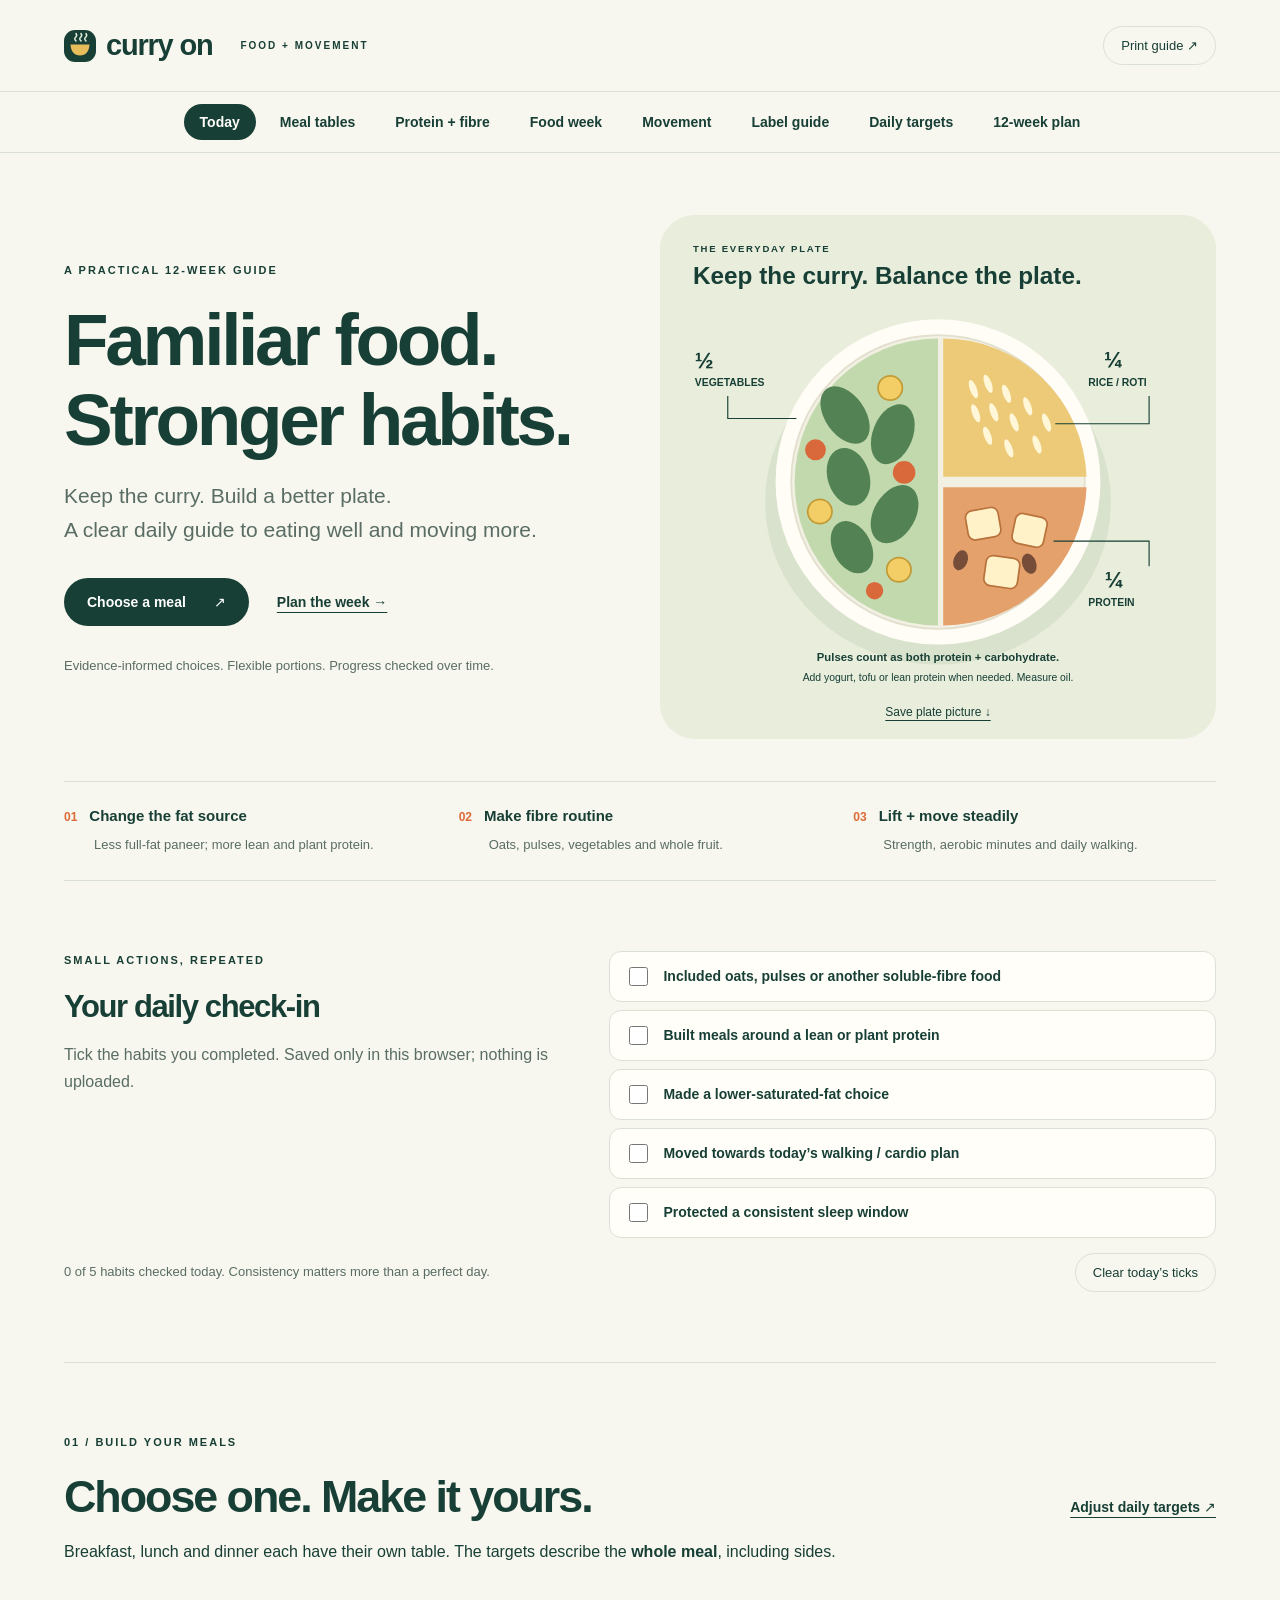
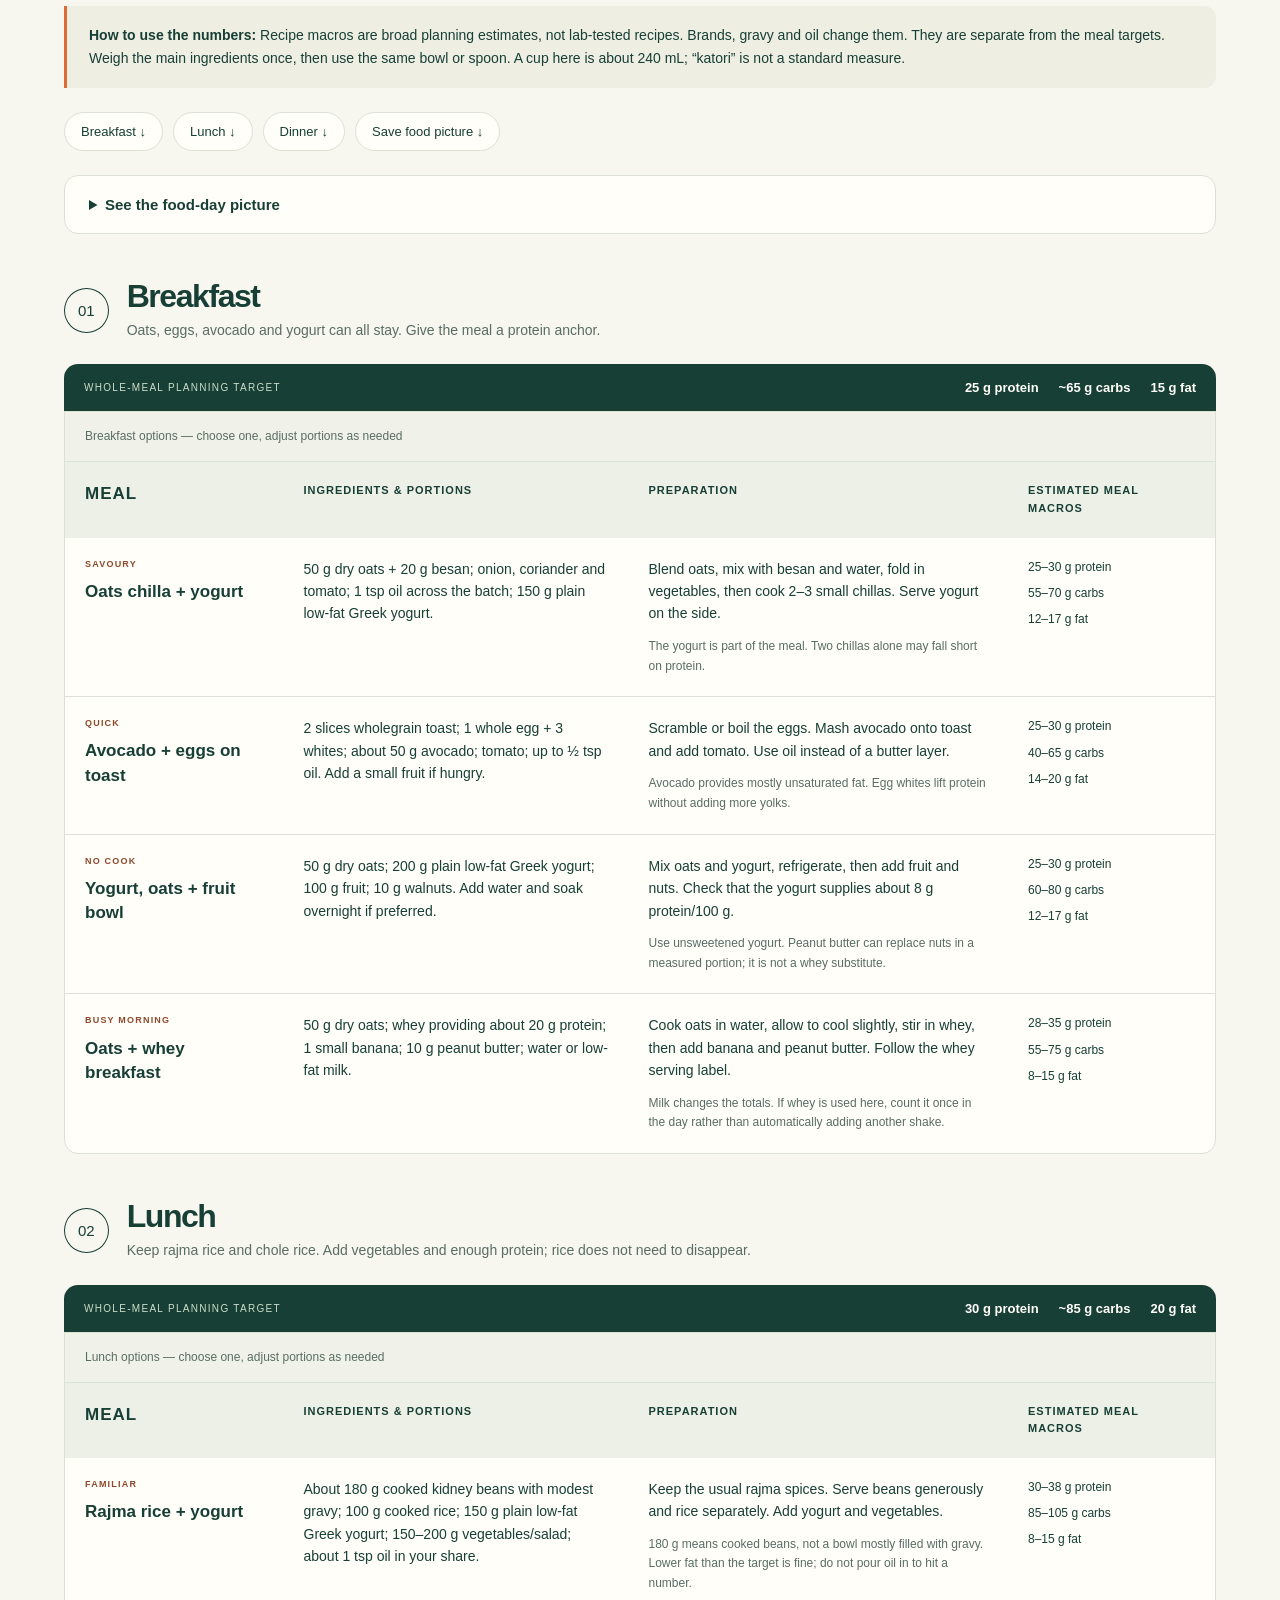
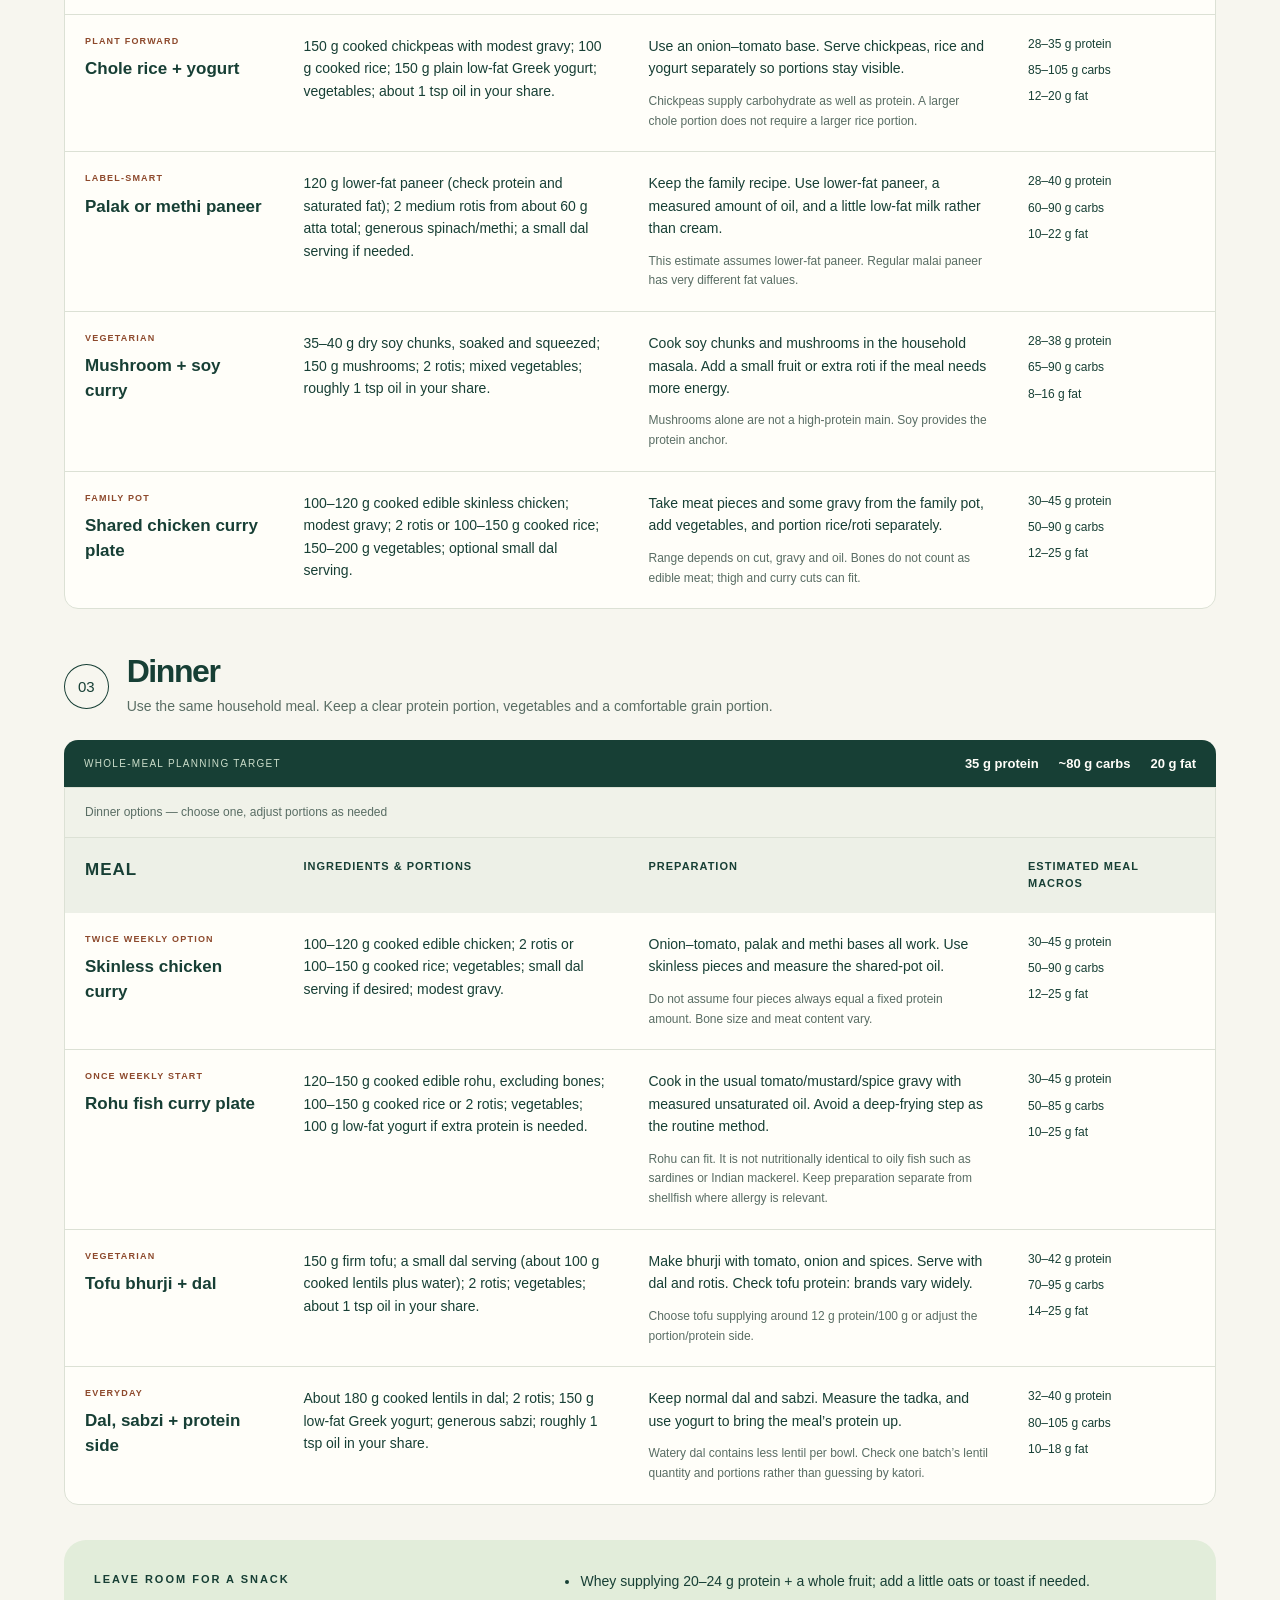
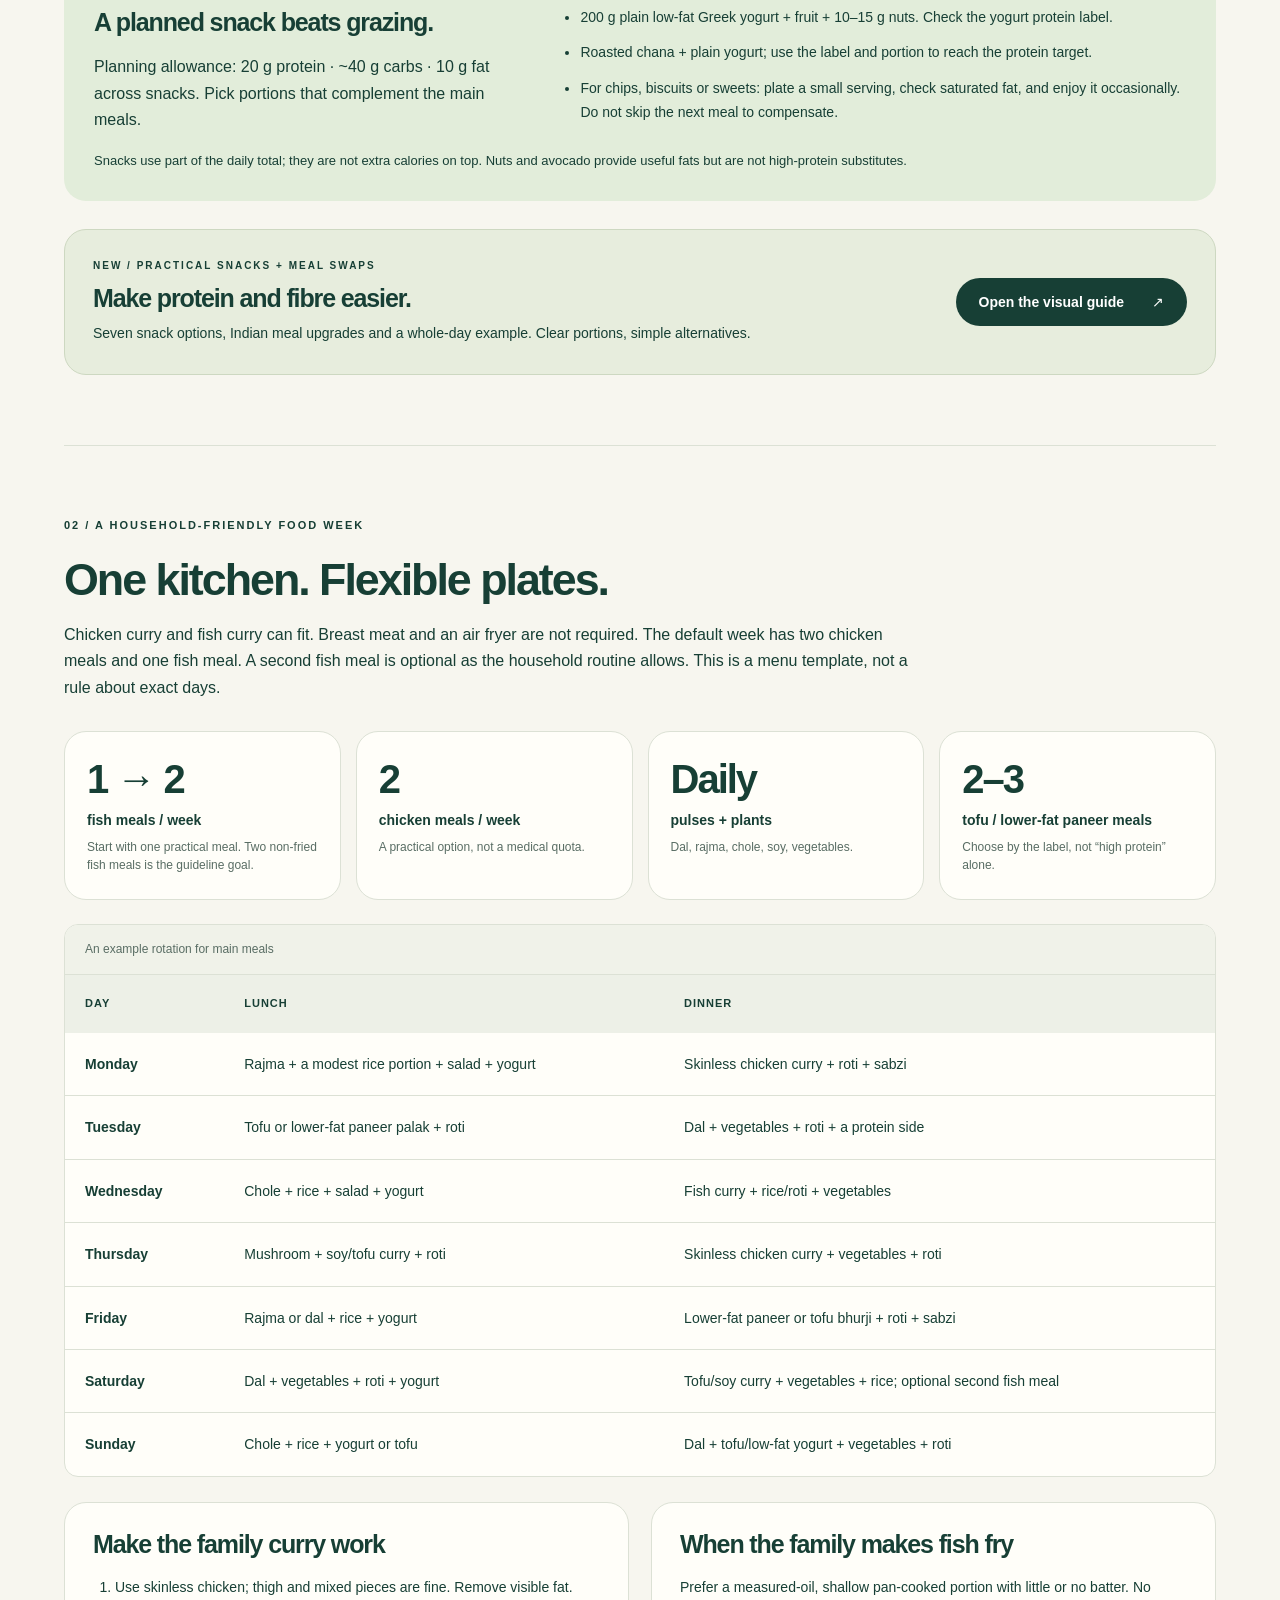
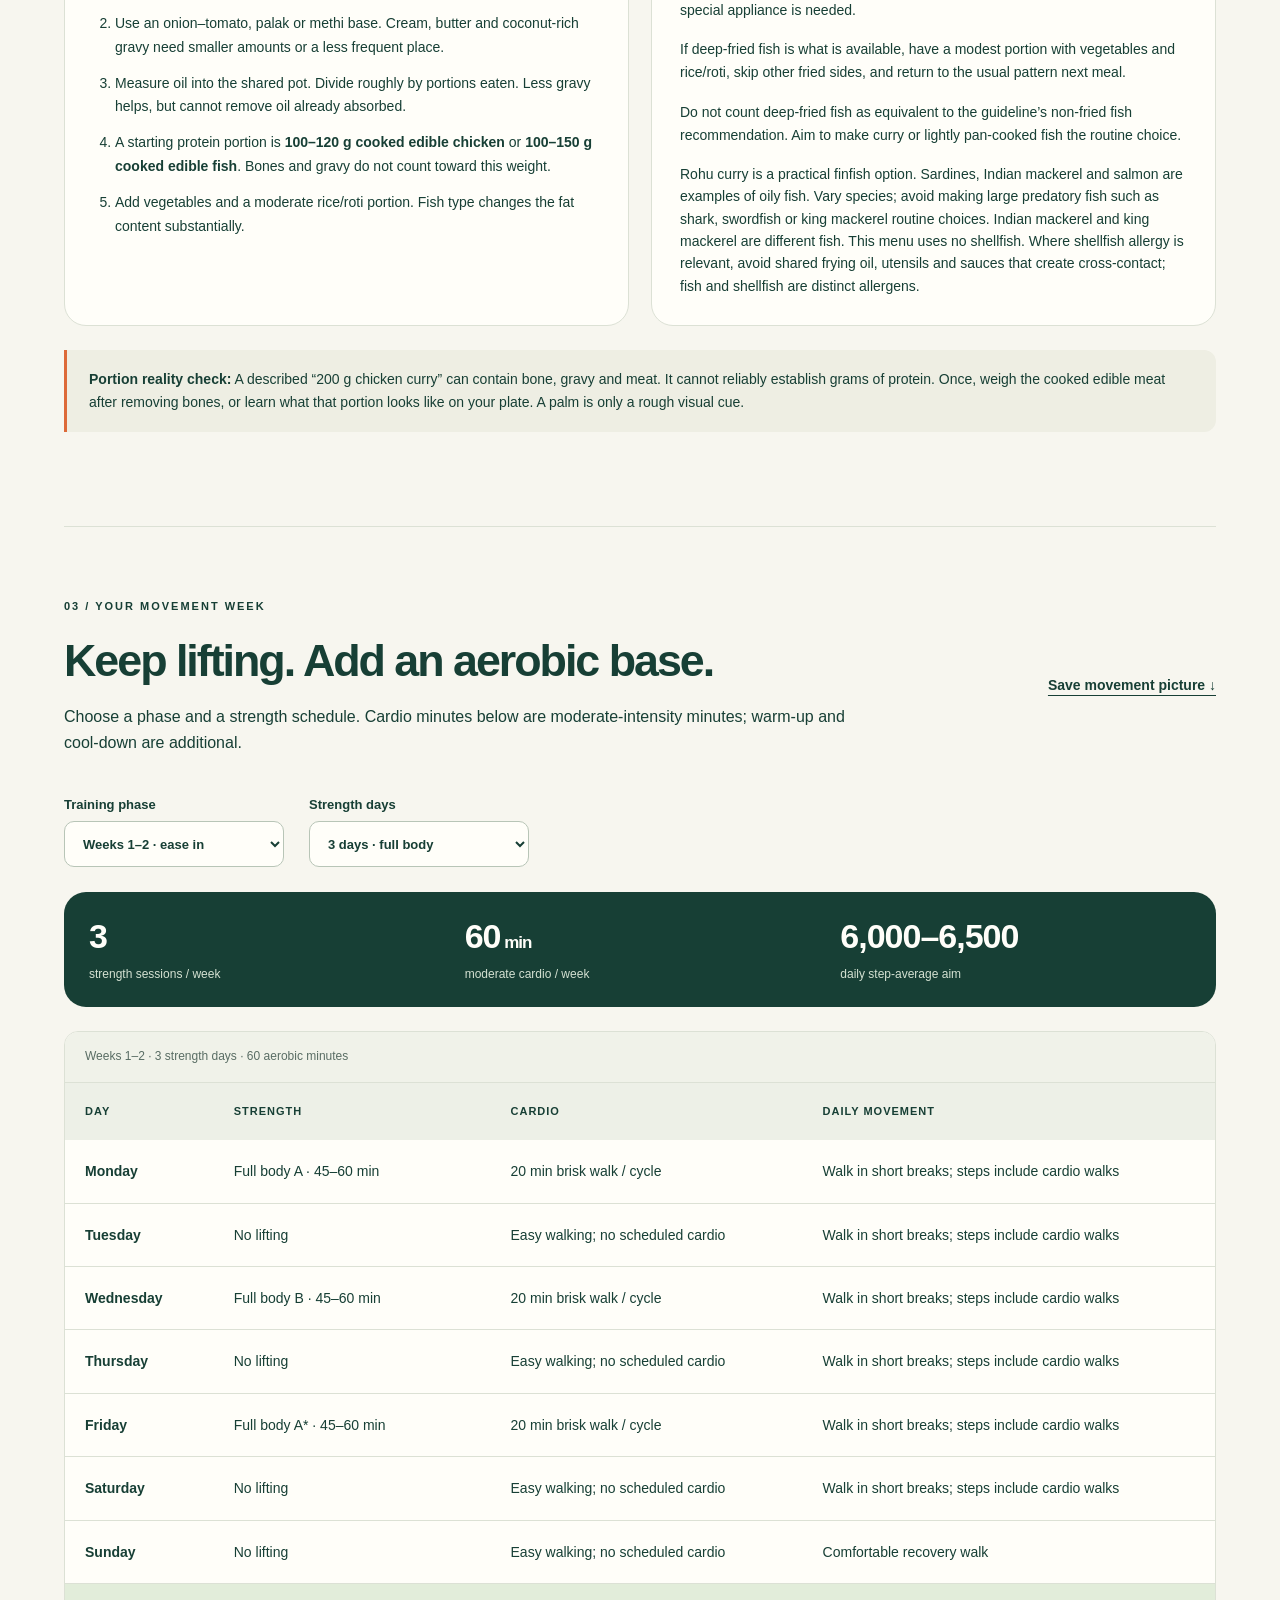
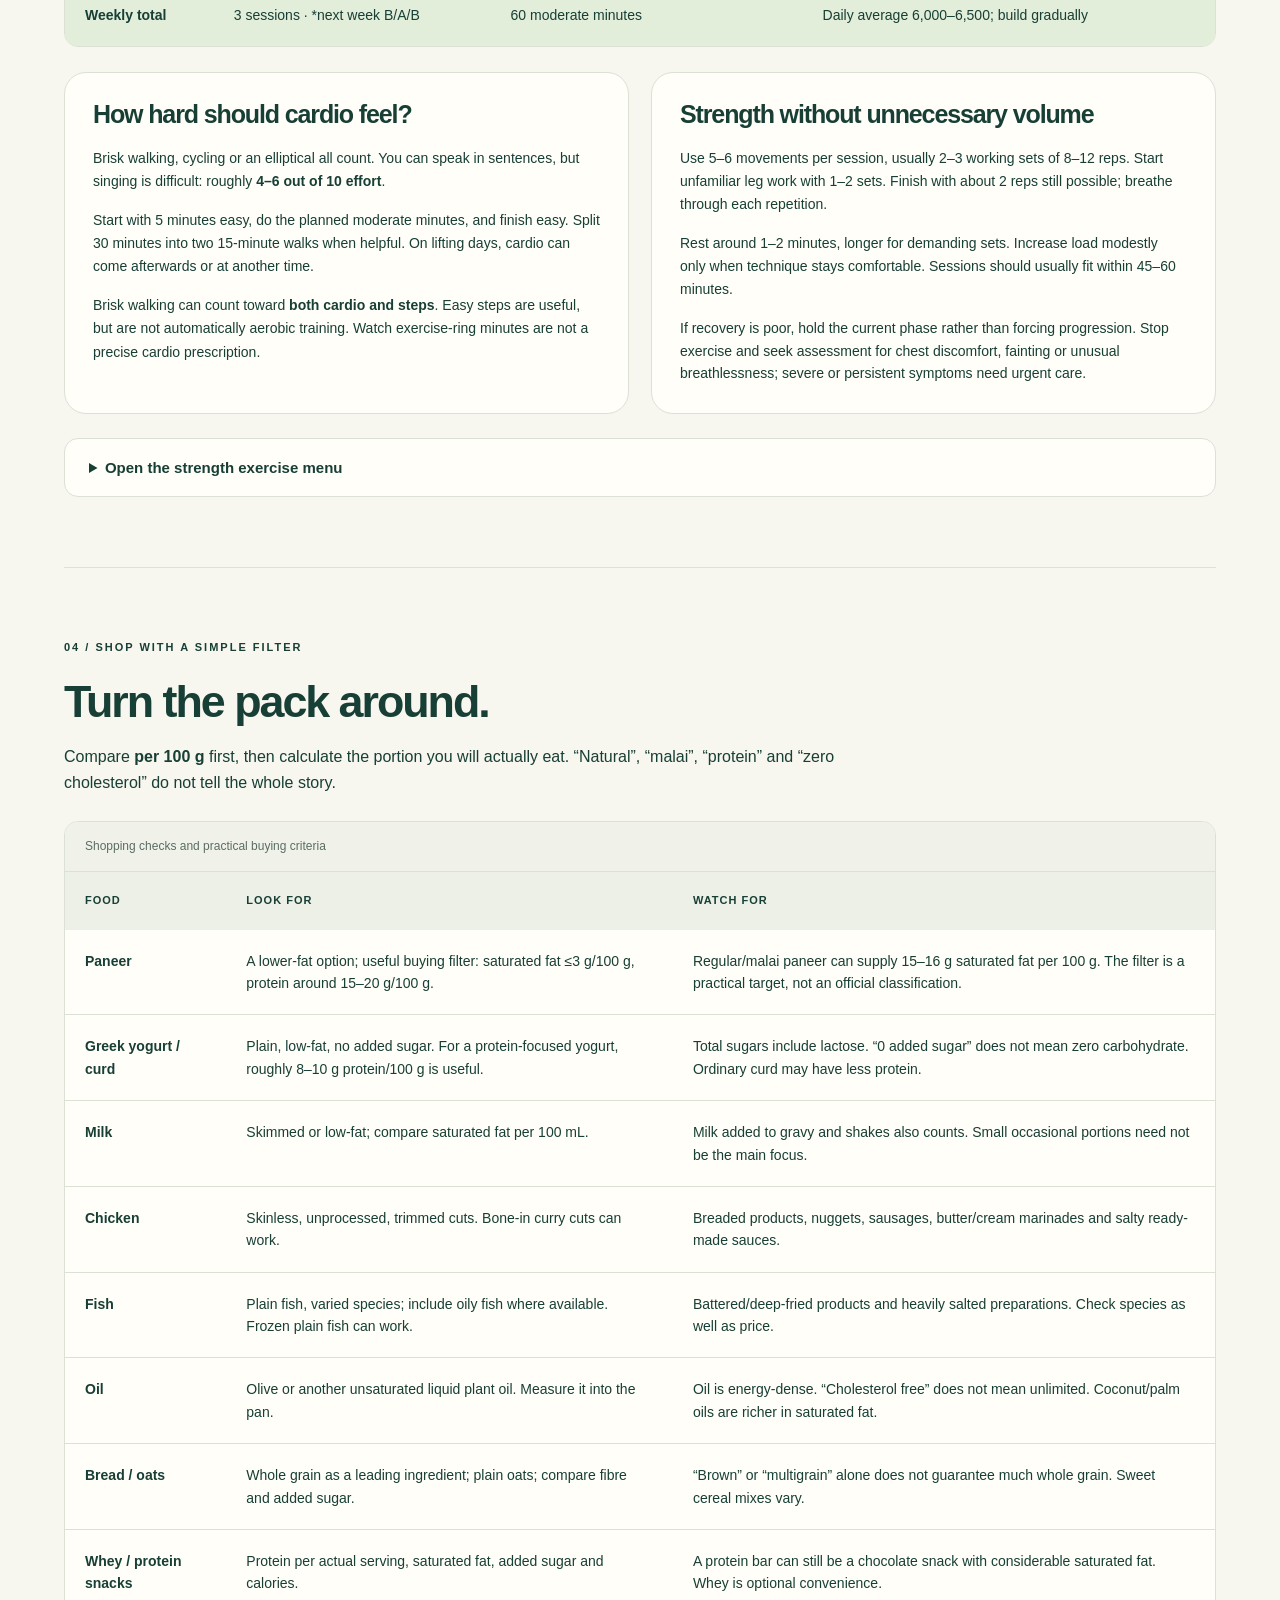
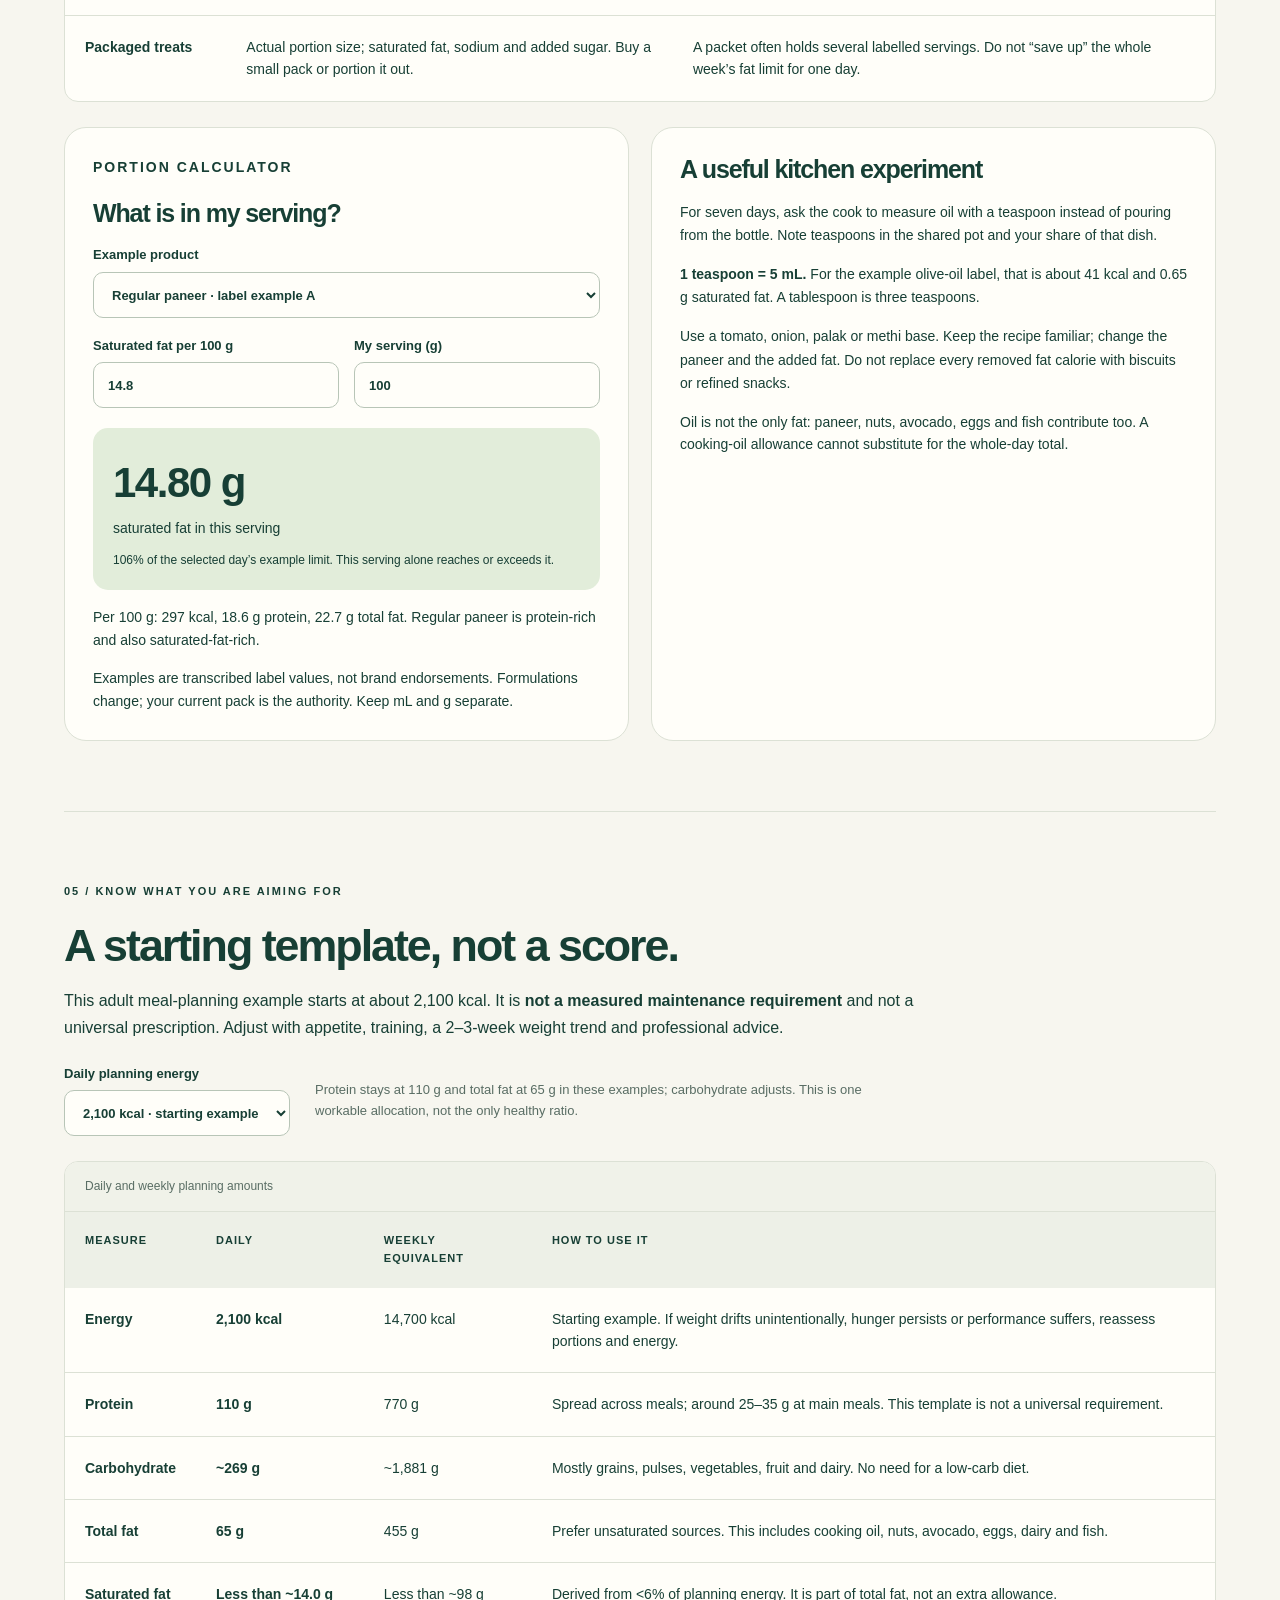
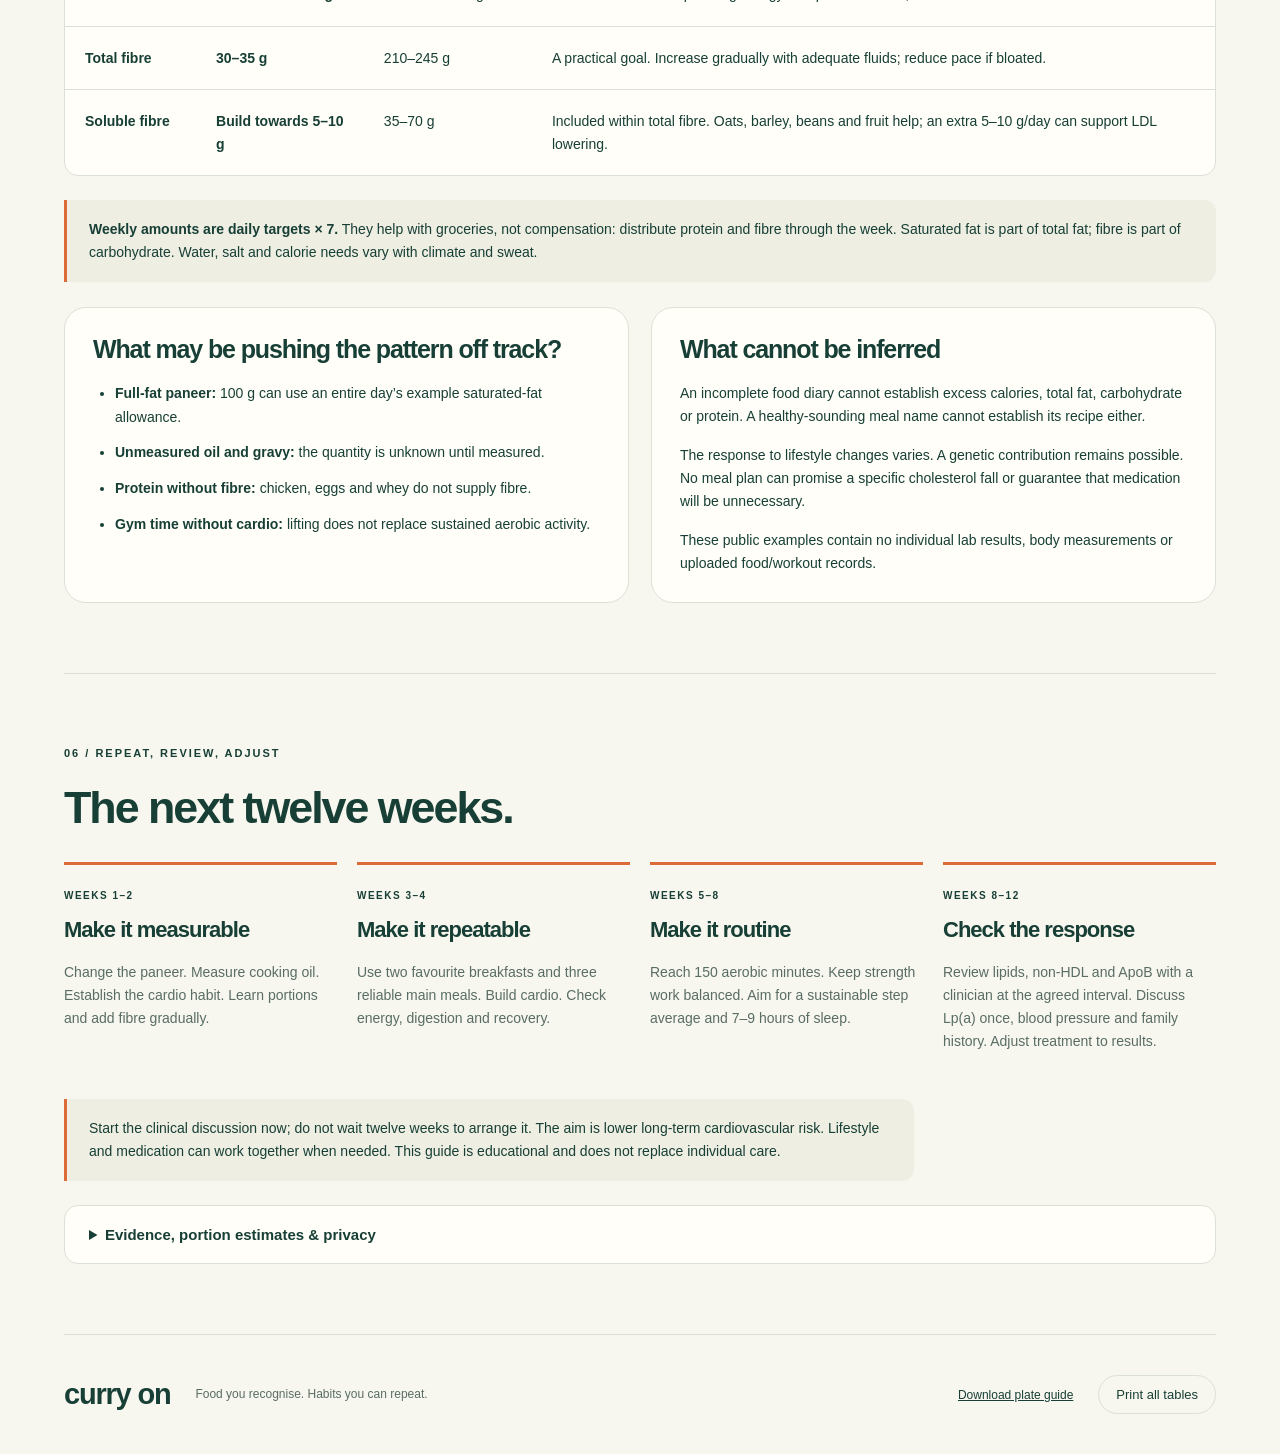
<file: index.html>
<!doctype html>
<html lang="en">
<head>
  <meta charset="utf-8"><meta name="viewport" content="width=device-width,initial-scale=1">
  <meta name="description" content="A practical Indian food and movement guide: familiar meals, useful portions, balanced strength and cardio, and clear food-label decisions.">
  <meta name="theme-color" content="#153f35"><title>Curry On • Food & movement</title>
  <link rel="icon" href="assets/mark.svg" type="image/svg+xml"><link rel="stylesheet" href="styles.css"><link rel="stylesheet" href="protein-fibre.css">
  <script src="data.js" defer></script><script src="app.js" defer></script>
</head>
<body>
<a class="skip" href="#main">Skip to content</a>
<header class="topbar"><a href="#today" class="brand" aria-label="Curry On home"><img src="assets/mark.svg" alt="" width="32" height="32">curry on<span>FOOD + MOVEMENT</span></a><button class="quiet print" type="button">Print guide ↗</button></header>
<nav class="nav" aria-label="Main navigation"><a href="#today">Today</a><a href="#meals">Meal tables</a><a href="protein-fibre.html">Protein + fibre</a><a href="#week">Food week</a><a href="#move">Movement</a><a href="#shop">Label guide</a><a href="#targets">Daily targets</a><a href="#learn">12-week plan</a></nav>
<main id="main">
<section class="hero" id="today">
 <div><p class="eyebrow">A PRACTICAL 12-WEEK GUIDE</p><h1>Familiar food.<br>Stronger habits.</h1><p class="lede">Keep the curry. Build a better plate.<br>A clear daily guide to eating well and moving more.</p><div class="hero-actions"><a class="button" href="#meals">Choose a meal <span>↗</span></a><a class="text-link" href="#move">Plan the week →</a></div><p class="small muted">Evidence-informed choices. Flexible portions. Progress checked over time.</p></div>
 <div class="hero-art"><img src="assets/plate-guide.svg" alt="Illustrated plate: half vegetables, a quarter protein, a quarter grains. Beans supply both protein and carbohydrate; add a lean protein side when needed." width="640" height="560"><a class="art-link" href="assets/plate-guide.png" download>Save plate picture ↓</a></div>
</section>
<div class="principles"><div><span>01</span><strong>Change the fat source</strong><p>Less full-fat paneer; more lean and plant protein.</p></div><div><span>02</span><strong>Make fibre routine</strong><p>Oats, pulses, vegetables and whole fruit.</p></div><div><span>03</span><strong>Lift + move steadily</strong><p>Strength, aerobic minutes and daily walking.</p></div></div>
<section class="section check-section"><div><p class="eyebrow">SMALL ACTIONS, REPEATED</p><h2>Your daily check-in</h2><p class="muted">Tick the habits you completed. Saved only in this browser; nothing is uploaded.</p></div><div id="checks" class="checks"></div><p class="small" id="check-status" aria-live="polite"></p><button class="quiet" id="reset-checks" type="button">Clear today’s ticks</button></section>

<section class="section" id="meals"><div class="section-head"><div><p class="eyebrow">01 / BUILD YOUR MEALS</p><h2>Choose one. Make it yours.</h2><p>Breakfast, lunch and dinner each have their own table. The targets describe the <strong>whole meal</strong>, including sides.</p></div><a class="text-link" href="#targets">Adjust daily targets ↗</a></div>
<div class="note"><strong>How to use the numbers:</strong> Recipe macros are broad planning estimates, not lab-tested recipes. Brands, gravy and oil change them. They are separate from the meal targets. Weigh the main ingredients once, then use the same bowl or spoon. A cup here is about 240 mL; “katori” is not a standard measure.</div>
<div class="meal-jumps"><a href="#breakfast">Breakfast ↓</a><a href="#lunch">Lunch ↓</a><a href="#dinner">Dinner ↓</a><a href="assets/daily-food-guide.png" download>Save food picture ↓</a></div><details class="food-picture"><summary>See the food-day picture</summary><img src="assets/daily-food-guide.svg" alt="Example food day around 2100 calories: breakfast 25 grams protein, lunch 30, dinner 35, snacks 20. Ingredients and portion reminders." width="1200" height="920"><p class="small">This downloadable picture uses the base ~2,100 kcal example. The live tables update when you change planning energy.</p></details><div id="meal-sections"></div>
<article class="snacks"><div><p class="eyebrow">LEAVE ROOM FOR A SNACK</p><h3>A planned snack beats grazing.</h3><p id="snack-target"></p></div><ul><li>Whey supplying 20–24 g protein + a whole fruit; add a little oats or toast if needed.</li><li>200 g plain low-fat Greek yogurt + fruit + 10–15 g nuts. Check the yogurt protein label.</li><li>Roasted chana + plain yogurt; use the label and portion to reach the protein target.</li><li>For chips, biscuits or sweets: plate a small serving, check saturated fat, and enjoy it occasionally. Do not skip the next meal to compensate.</li></ul><p class="small">Snacks use part of the daily total; they are not extra calories on top. Nuts and avocado provide useful fats but are not high-protein substitutes.</p></article>
<aside class="pf-teaser" aria-label="Protein and fibre guide"><div><p class="eyebrow">NEW / PRACTICAL SNACKS + MEAL SWAPS</p><h3>Make protein and fibre easier.</h3><p>Seven snack options, Indian meal upgrades and a whole-day example. Clear portions, simple alternatives.</p></div><a class="button" href="protein-fibre.html">Open the visual guide <span>↗</span></a></aside>
</section>

<section class="section" id="week"><p class="eyebrow">02 / A HOUSEHOLD-FRIENDLY FOOD WEEK</p><h2>One kitchen. Flexible plates.</h2><p>Chicken curry and fish curry can fit. Breast meat and an air fryer are not required. The default week has two chicken meals and one fish meal. A second fish meal is optional as the household routine allows. This is a menu template, not a rule about exact days.</p>
<div class="frequency"><div><b>1 → 2</b><span>fish meals / week</span><small>Start with one practical meal. Two non-fried fish meals is the guideline goal.</small></div><div><b>2</b><span>chicken meals / week</span><small>A practical option, not a medical quota.</small></div><div><b>Daily</b><span>pulses + plants</span><small>Dal, rajma, chole, soy, vegetables.</small></div><div><b>2–3</b><span>tofu / lower-fat paneer meals</span><small>Choose by the label, not “high protein” alone.</small></div></div>
<div class="table-wrap"><table><caption>An example rotation for main meals</caption><thead><tr><th>Day</th><th>Lunch</th><th>Dinner</th></tr></thead><tbody>
<tr><th>Monday</th><td>Rajma + a modest rice portion + salad + yogurt</td><td>Skinless chicken curry + roti + sabzi</td></tr>
<tr><th>Tuesday</th><td>Tofu or lower-fat paneer palak + roti</td><td>Dal + vegetables + roti + a protein side</td></tr>
<tr><th>Wednesday</th><td>Chole + rice + salad + yogurt</td><td>Fish curry + rice/roti + vegetables</td></tr>
<tr><th>Thursday</th><td>Mushroom + soy/tofu curry + roti</td><td>Skinless chicken curry + vegetables + roti</td></tr>
<tr><th>Friday</th><td>Rajma or dal + rice + yogurt</td><td>Lower-fat paneer or tofu bhurji + roti + sabzi</td></tr>
<tr><th>Saturday</th><td>Dal + vegetables + roti + yogurt</td><td>Tofu/soy curry + vegetables + rice; optional second fish meal</td></tr>
<tr><th>Sunday</th><td>Chole + rice + yogurt or tofu</td><td>Dal + tofu/low-fat yogurt + vegetables + roti</td></tr>
</tbody></table></div>
<div class="two-col"><article class="card"><h3>Make the family curry work</h3><ol><li>Use skinless chicken; thigh and mixed pieces are fine. Remove visible fat.</li><li>Use an onion–tomato, palak or methi base. Cream, butter and coconut-rich gravy need smaller amounts or a less frequent place.</li><li>Measure oil into the shared pot. Divide roughly by portions eaten. Less gravy helps, but cannot remove oil already absorbed.</li><li>A starting protein portion is <strong>100–120 g cooked edible chicken</strong> or <strong>100–150 g cooked edible fish</strong>. Bones and gravy do not count toward this weight.</li><li>Add vegetables and a moderate rice/roti portion. Fish type changes the fat content substantially.</li></ol></article><article class="card"><h3>When the family makes fish fry</h3><p>Prefer a measured-oil, shallow pan-cooked portion with little or no batter. No special appliance is needed.</p><p>If deep-fried fish is what is available, have a modest portion with vegetables and rice/roti, skip other fried sides, and return to the usual pattern next meal.</p><p>Do not count deep-fried fish as equivalent to the guideline’s non-fried fish recommendation. Aim to make curry or lightly pan-cooked fish the routine choice.</p><p class="small">Rohu curry is a practical finfish option. Sardines, Indian mackerel and salmon are examples of oily fish. Vary species; avoid making large predatory fish such as shark, swordfish or king mackerel routine choices. Indian mackerel and king mackerel are different fish. This menu uses no shellfish. Where shellfish allergy is relevant, avoid shared frying oil, utensils and sauces that create cross-contact; fish and shellfish are distinct allergens.</p></article></div>
<div class="note"><strong>Portion reality check:</strong> A described “200 g chicken curry” can contain bone, gravy and meat. It cannot reliably establish grams of protein. Once, weigh the cooked edible meat after removing bones, or learn what that portion looks like on your plate. A palm is only a rough visual cue.</div>
</section>

<section class="section" id="move"><div class="section-head"><div><p class="eyebrow">03 / YOUR MOVEMENT WEEK</p><h2>Keep lifting. Add an aerobic base.</h2><p>Choose a phase and a strength schedule. Cardio minutes below are moderate-intensity minutes; warm-up and cool-down are additional.</p></div><a class="text-link" href="assets/movement-guide.png" download>Save movement picture ↓</a></div>
<div class="controls"><label>Training phase<select id="phase"><option value="1">Weeks 1–2 · ease in</option><option value="2">Weeks 3–4 · build</option><option value="3">Weeks 5–12 · sustain</option></select></label><label>Strength days<select id="strength-days"><option value="3">3 days · full body</option><option value="4">4 days · upper / lower</option></select></label></div>
<div class="stat-row" id="movement-stats" aria-live="polite"></div><div class="table-wrap"><table><caption id="movement-caption">Weekly activity plan</caption><thead><tr><th>Day</th><th>Strength</th><th>Cardio</th><th>Daily movement</th></tr></thead><tbody id="movement-body"></tbody></table></div>
<div class="two-col"><article class="card"><h3>How hard should cardio feel?</h3><p>Brisk walking, cycling or an elliptical all count. You can speak in sentences, but singing is difficult: roughly <strong>4–6 out of 10 effort</strong>.</p><p>Start with 5 minutes easy, do the planned moderate minutes, and finish easy. Split 30 minutes into two 15-minute walks when helpful. On lifting days, cardio can come afterwards or at another time.</p><p>Brisk walking can count toward <strong>both cardio and steps</strong>. Easy steps are useful, but are not automatically aerobic training. Watch exercise-ring minutes are not a precise cardio prescription.</p></article><article class="card"><h3>Strength without unnecessary volume</h3><p>Use 5–6 movements per session, usually 2–3 working sets of 8–12 reps. Start unfamiliar leg work with 1–2 sets. Finish with about 2 reps still possible; breathe through each repetition.</p><p>Rest around 1–2 minutes, longer for demanding sets. Increase load modestly only when technique stays comfortable. Sessions should usually fit within 45–60 minutes.</p><p class="small">If recovery is poor, hold the current phase rather than forcing progression. Stop exercise and seek assessment for chest discomfort, fainting or unusual breathlessness; severe or persistent symptoms need urgent care.</p></article></div>
<details><summary>Open the strength exercise menu</summary><div class="table-wrap"><table><caption>Exercise templates — alternate A and B across full-body days</caption><thead><tr><th>Template</th><th>Movements</th></tr></thead><tbody><tr><th>Full body A</th><td>Leg press or goblet squat; dumbbell Romanian deadlift; incline press; cable row; lateral raise; plank.</td></tr><tr><th>Full body B</th><td>Split squat or step-up; leg curl; assisted pull-up or pulldown; dumbbell shoulder press; optional curl + triceps; dead bug.</td></tr><tr><th>Upper A / B</th><td>One chest press, one row, one pulldown/pull-up, one shoulder movement; optional biceps and triceps. Vary the angle on the second upper day.</td></tr><tr><th>Lower A / B</th><td>One squat/leg-press pattern, one hip hinge or leg curl, one single-leg movement, calves, core. Use lighter loads while learning technique.</td></tr></tbody></table></div><p>Ask a qualified trainer to teach unfamiliar movements. You do not need to add every exercise to an already long gym session.</p></details>
</section>

<section class="section" id="shop"><p class="eyebrow">04 / SHOP WITH A SIMPLE FILTER</p><h2>Turn the pack around.</h2><p>Compare <strong>per 100 g</strong> first, then calculate the portion you will actually eat. “Natural”, “malai”, “protein” and “zero cholesterol” do not tell the whole story.</p>
<div class="table-wrap"><table><caption>Shopping checks and practical buying criteria</caption><thead><tr><th>Food</th><th>Look for</th><th>Watch for</th></tr></thead><tbody>
<tr><th>Paneer</th><td>A lower-fat option; useful buying filter: saturated fat ≤3 g/100 g, protein around 15–20 g/100 g.</td><td>Regular/malai paneer can supply 15–16 g saturated fat per 100 g. The filter is a practical target, not an official classification.</td></tr>
<tr><th>Greek yogurt / curd</th><td>Plain, low-fat, no added sugar. For a protein-focused yogurt, roughly 8–10 g protein/100 g is useful.</td><td>Total sugars include lactose. “0 added sugar” does not mean zero carbohydrate. Ordinary curd may have less protein.</td></tr>
<tr><th>Milk</th><td>Skimmed or low-fat; compare saturated fat per 100 mL.</td><td>Milk added to gravy and shakes also counts. Small occasional portions need not be the main focus.</td></tr>
<tr><th>Chicken</th><td>Skinless, unprocessed, trimmed cuts. Bone-in curry cuts can work.</td><td>Breaded products, nuggets, sausages, butter/cream marinades and salty ready-made sauces.</td></tr>
<tr><th>Fish</th><td>Plain fish, varied species; include oily fish where available. Frozen plain fish can work.</td><td>Battered/deep-fried products and heavily salted preparations. Check species as well as price.</td></tr>
<tr><th>Oil</th><td>Olive or another unsaturated liquid plant oil. Measure it into the pan.</td><td>Oil is energy-dense. “Cholesterol free” does not mean unlimited. Coconut/palm oils are richer in saturated fat.</td></tr>
<tr><th>Bread / oats</th><td>Whole grain as a leading ingredient; plain oats; compare fibre and added sugar.</td><td>“Brown” or “multigrain” alone does not guarantee much whole grain. Sweet cereal mixes vary.</td></tr>
<tr><th>Whey / protein snacks</th><td>Protein per actual serving, saturated fat, added sugar and calories.</td><td>A protein bar can still be a chocolate snack with considerable saturated fat. Whey is optional convenience.</td></tr>
<tr><th>Packaged treats</th><td>Actual portion size; saturated fat, sodium and added sugar. Buy a small pack or portion it out.</td><td>A packet often holds several labelled servings. Do not “save up” the whole week’s fat limit for one day.</td></tr>
</tbody></table></div>
<div class="two-col"><article class="card label-calculator"><p class="eyebrow">PORTION CALCULATOR</p><h3>What is in my serving?</h3><label>Example product<select id="product"></select></label><div class="input-pair"><label>Saturated fat per 100 <span class="unit">g</span><input id="sat-per100" type="number" min="0" max="100" step="0.1" value="14.8"></label><label>My serving (<span class="unit">g</span>)<input id="portion" type="number" min="1" max="1000" step="1" value="100"></label></div><p class="calculator-result" id="label-result" aria-live="polite"></p><p id="product-note" class="small"></p><p class="small">Examples are transcribed label values, not brand endorsements. Formulations change; your current pack is the authority. Keep mL and g separate.</p></article><article class="card"><h3>A useful kitchen experiment</h3><p>For seven days, ask the cook to measure oil with a teaspoon instead of pouring from the bottle. Note teaspoons in the shared pot and your share of that dish.</p><p><strong>1 teaspoon = 5 mL.</strong> For the example olive-oil label, that is about 41 kcal and 0.65 g saturated fat. A tablespoon is three teaspoons.</p><p>Use a tomato, onion, palak or methi base. Keep the recipe familiar; change the paneer and the added fat. Do not replace every removed fat calorie with biscuits or refined snacks.</p><p class="small">Oil is not the only fat: paneer, nuts, avocado, eggs and fish contribute too. A cooking-oil allowance cannot substitute for the whole-day total.</p></article></div>
</section>

<section class="section" id="targets"><p class="eyebrow">05 / KNOW WHAT YOU ARE AIMING FOR</p><h2>A starting template, not a score.</h2><p>This adult meal-planning example starts at about 2,100 kcal. It is <strong>not a measured maintenance requirement</strong> and not a universal prescription. Adjust with appetite, training, a 2–3-week weight trend and professional advice.</p><div class="controls"><label>Daily planning energy<select id="energy"><option value="1900">1,900 kcal</option><option value="2100" selected>2,100 kcal · starting example</option><option value="2300">2,300 kcal</option><option value="2500">2,500 kcal</option></select></label><p class="small">Protein stays at 110 g and total fat at 65 g in these examples; carbohydrate adjusts. This is one workable allocation, not the only healthy ratio.</p></div>
<div class="table-wrap"><table><caption>Daily and weekly planning amounts</caption><thead><tr><th>Measure</th><th>Daily</th><th>Weekly equivalent</th><th>How to use it</th></tr></thead><tbody id="target-body"></tbody></table></div>
<div class="note"><strong>Weekly amounts are daily targets × 7.</strong> They help with groceries, not compensation: distribute protein and fibre through the week. Saturated fat is part of total fat; fibre is part of carbohydrate. Water, salt and calorie needs vary with climate and sweat.</div>
<div class="two-col"><article class="card"><h3>What may be pushing the pattern off track?</h3><ul><li><strong>Full-fat paneer:</strong> 100 g can use an entire day’s example saturated-fat allowance.</li><li><strong>Unmeasured oil and gravy:</strong> the quantity is unknown until measured.</li><li><strong>Protein without fibre:</strong> chicken, eggs and whey do not supply fibre.</li><li><strong>Gym time without cardio:</strong> lifting does not replace sustained aerobic activity.</li></ul></article><article class="card"><h3>What cannot be inferred</h3><p>An incomplete food diary cannot establish excess calories, total fat, carbohydrate or protein. A healthy-sounding meal name cannot establish its recipe either.</p><p>The response to lifestyle changes varies. A genetic contribution remains possible. No meal plan can promise a specific cholesterol fall or guarantee that medication will be unnecessary.</p><p class="small">These public examples contain no individual lab results, body measurements or uploaded food/workout records.</p></article></div>
</section>

<section class="section" id="learn"><p class="eyebrow">06 / REPEAT, REVIEW, ADJUST</p><h2>The next twelve weeks.</h2><div class="timeline"><article><span>WEEKS 1–2</span><h3>Make it measurable</h3><p>Change the paneer. Measure cooking oil. Establish the cardio habit. Learn portions and add fibre gradually.</p></article><article><span>WEEKS 3–4</span><h3>Make it repeatable</h3><p>Use two favourite breakfasts and three reliable main meals. Build cardio. Check energy, digestion and recovery.</p></article><article><span>WEEKS 5–8</span><h3>Make it routine</h3><p>Reach 150 aerobic minutes. Keep strength work balanced. Aim for a sustainable step average and 7–9 hours of sleep.</p></article><article><span>WEEKS 8–12</span><h3>Check the response</h3><p>Review lipids, non-HDL and ApoB with a clinician at the agreed interval. Discuss Lp(a) once, blood pressure and family history. Adjust treatment to results.</p></article></div>
<p class="note">Start the clinical discussion now; do not wait twelve weeks to arrange it. The aim is lower long-term cardiovascular risk. Lifestyle and medication can work together when needed. This guide is educational and does not replace individual care.</p>
<details><summary>Evidence, portion estimates & privacy</summary><div class="sources"><p>Recommendations draw on the sources below. Meal estimates are approximate planning ranges for the listed ingredients; they have not been calculated from a complete weighed recipe or clinically validated. Cooking method, species, brand and serving size can shift the result. Product examples are label transcriptions. Content reviewed October 2026.</p><ul>
<li><a href="https://www.heart.org/en/healthy-living/healthy-eating/eat-smart/fats/saturated-fats" target="_blank" rel="noopener noreferrer">AHA: saturated fat and replacing it with unsaturated fat</a></li>
<li><a href="https://www.nhlbi.nih.gov/health/TLC-Therapeutic-Lifestyle-Changes-Lower-Cholesterol" target="_blank" rel="noopener noreferrer">NHLBI: Therapeutic Lifestyle Changes and soluble fibre</a></li>
<li><a href="https://www.heart.org/en/healthy-living/healthy-eating/eat-smart/fats/fish-and-omega-3-fatty-acids" target="_blank" rel="noopener noreferrer">AHA: two fish servings per week</a></li>
<li><a href="https://www.heart.org/en/healthy-living/exercise-and-physical-activity/fitness-basics/aha-recs-for-physical-activity-in-adults" target="_blank" rel="noopener noreferrer">AHA: aerobic activity and muscle strengthening</a></li>
<li><a href="https://professional.heart.org/en/science-news/resistance-exercise-training-in-individuals-with-and-without-cardiovascular-disease-2023-update/top-things-to-know" target="_blank" rel="noopener noreferrer">AHA: resistance-training sets, reps and frequency</a></li>
<li><a href="https://www.foodallergy.org/resources/avoiding-cross-contact" target="_blank" rel="noopener noreferrer">FARE: preventing allergen cross-contact</a></li>
<li><a href="https://www.acsm.org/docs/default-source/files-for-resource-library/protein-intake-for-optimal-muscle-maintenance.pdf" target="_blank" rel="noopener noreferrer">ACSM: protein for muscle maintenance and exercise</a></li>
<li><a href="https://professional.heart.org/en/science-news/2026-guideline-on-the-management-of-dyslipidemia/top-things-to-know" target="_blank" rel="noopener noreferrer">2026 dyslipidemia guideline: risk assessment and follow-up</a></li>
</ul><p>No analytics, accounts, external fonts or advertising. Ticks and display preferences remain in this browser’s local storage and do not sync. GitHub serves the public site and may retain standard hosting logs. Outbound source links open third-party sites. The repository and its URL are public.</p><button class="quiet" id="clear-storage" type="button">Clear saved preferences and ticks</button></div></details>
</section>
<footer><a href="#today" class="brand">curry on</a><p>Food you recognise. Habits you can repeat.</p><a href="assets/plate-guide.png" download>Download plate guide</a><button class="quiet print" type="button">Print all tables</button></footer>
</main><noscript><p class="note">JavaScript is needed for meal tables, targets, workout schedules and calculators. The general guidance above remains available. Enable JavaScript to use the full guide.</p></noscript>
</body></html>
</file>
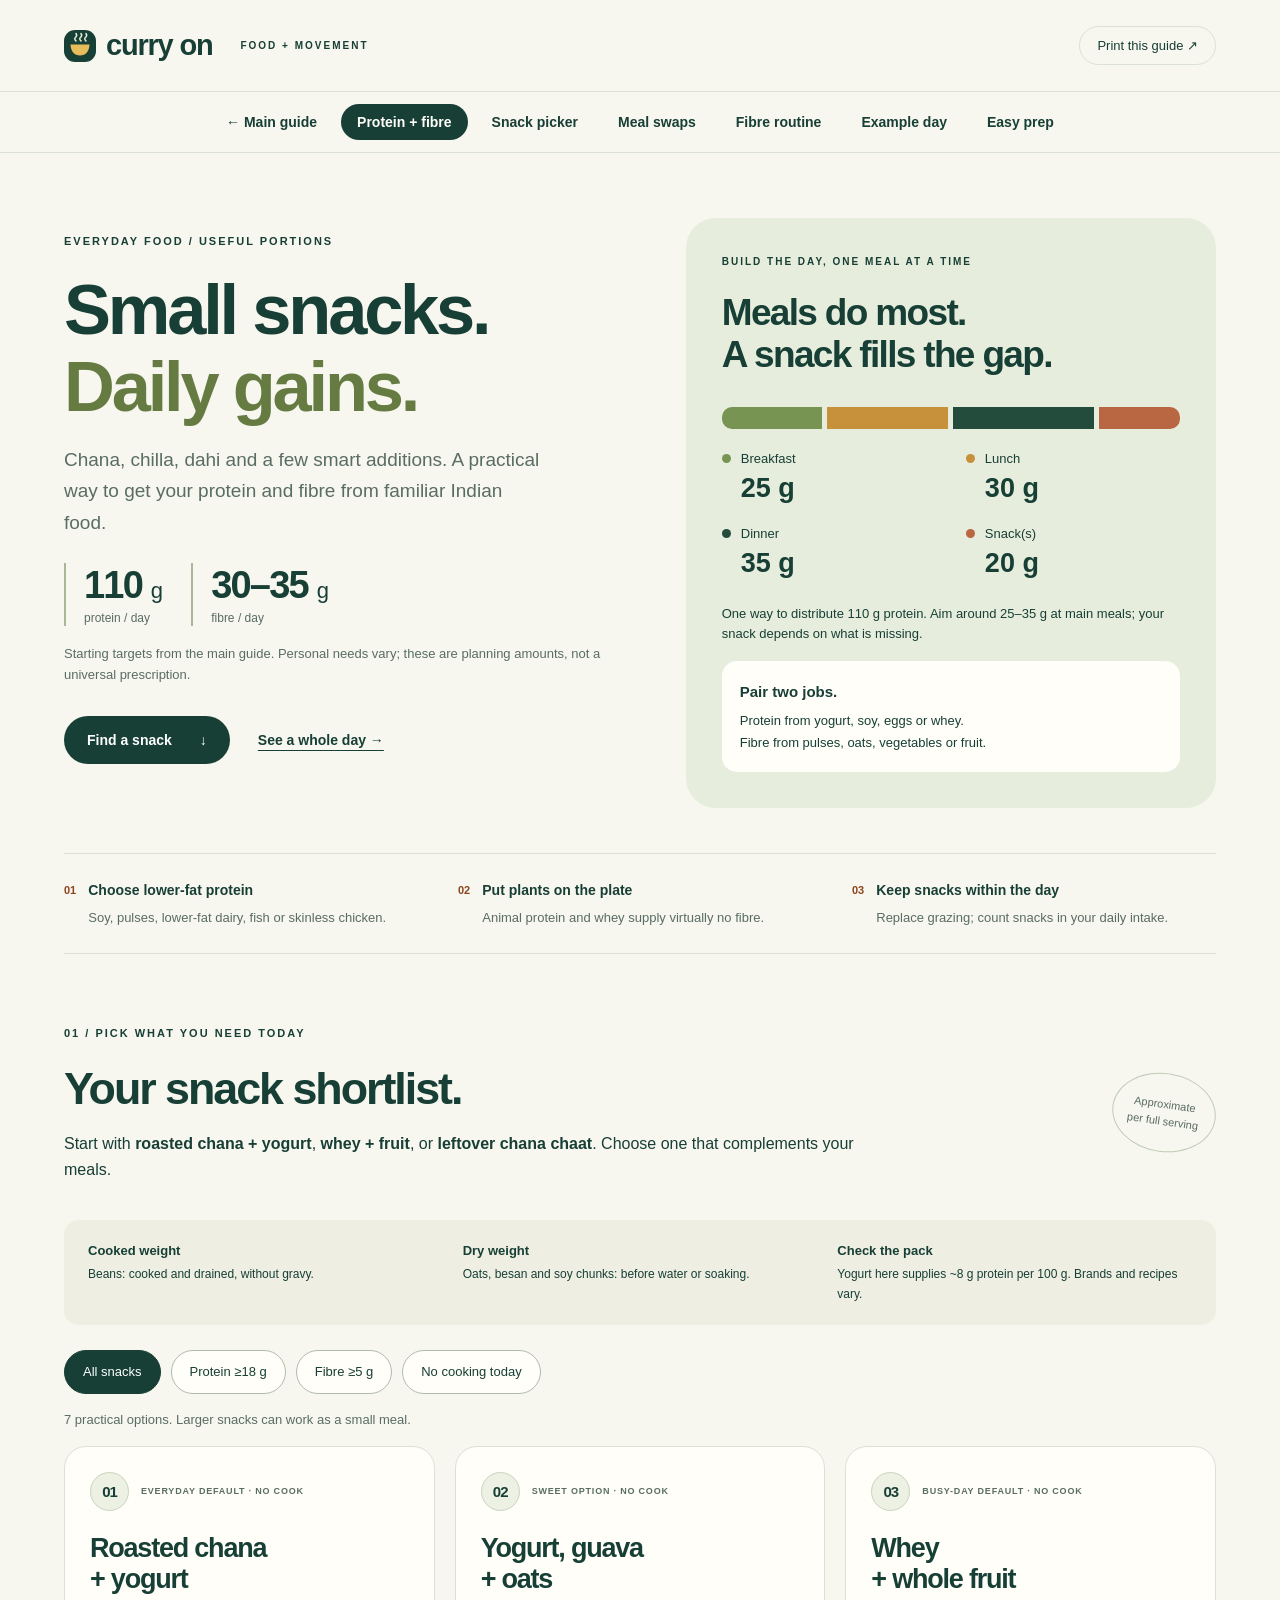
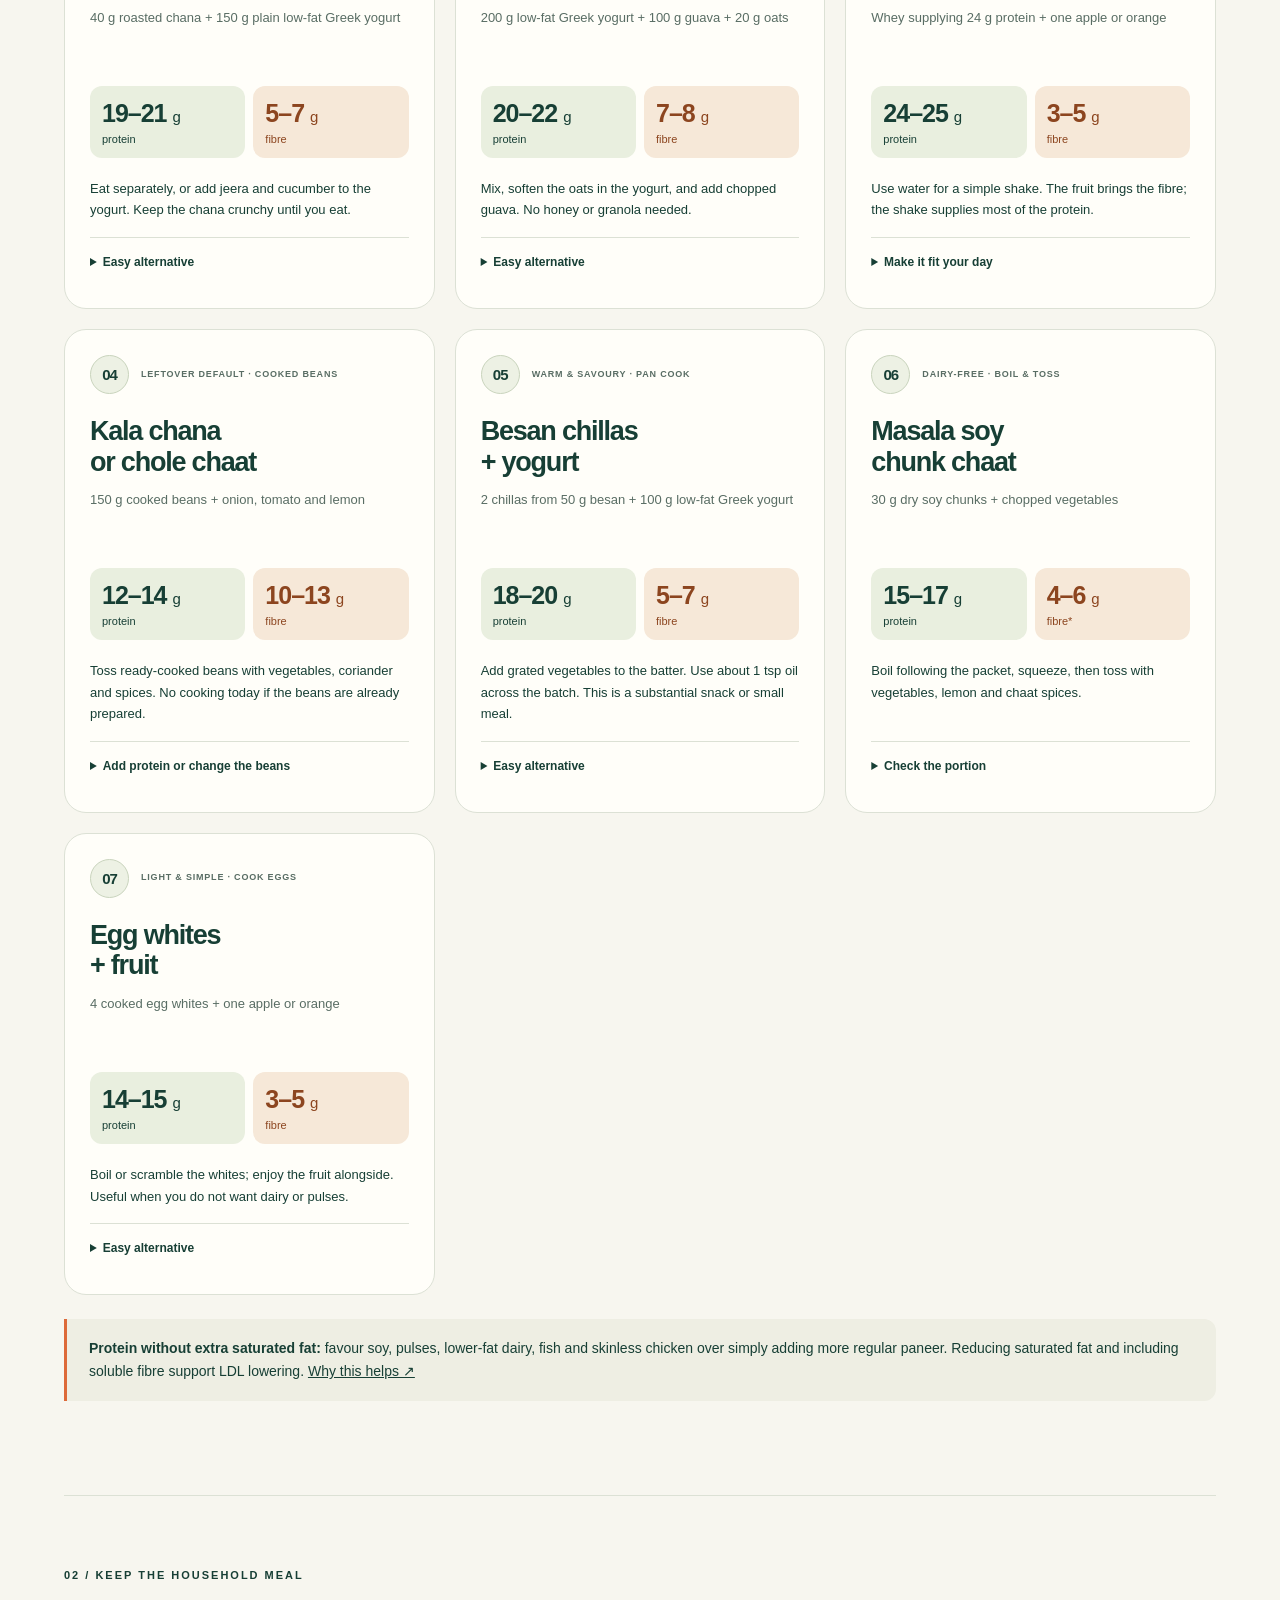
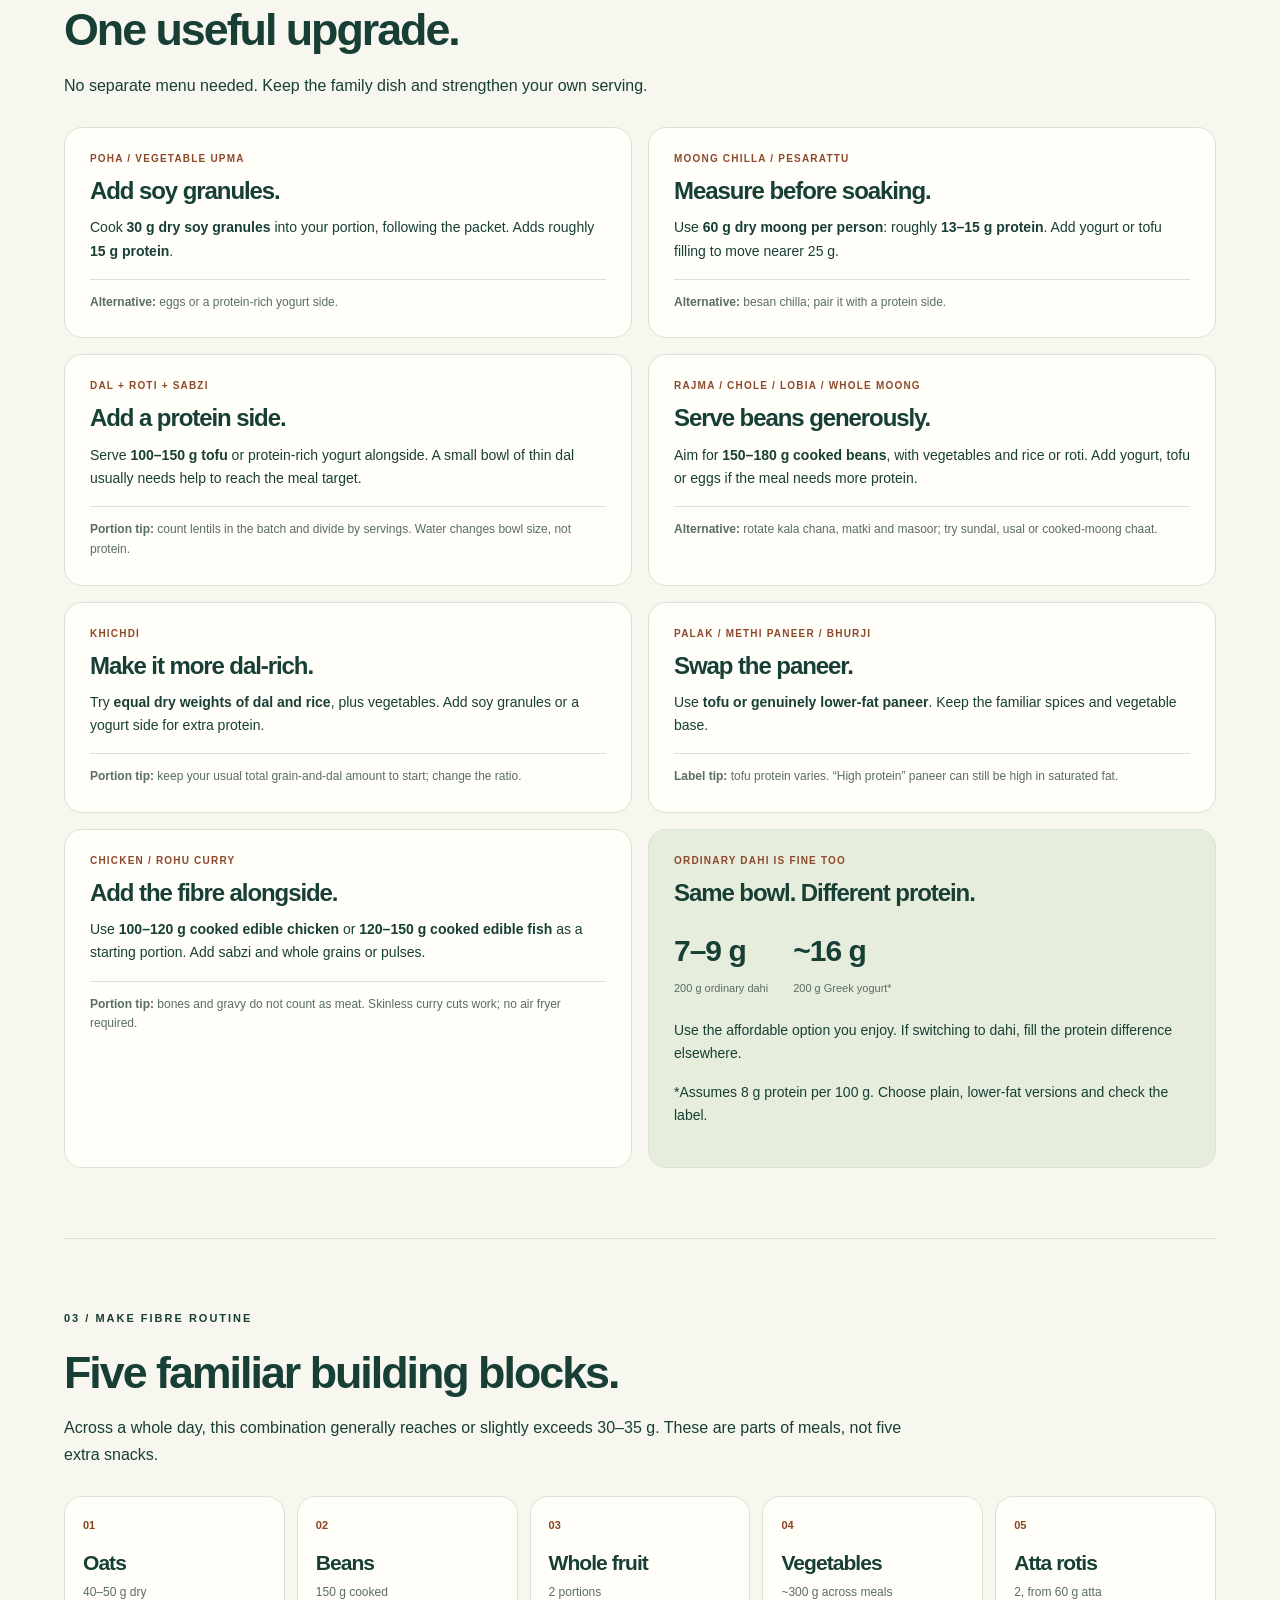
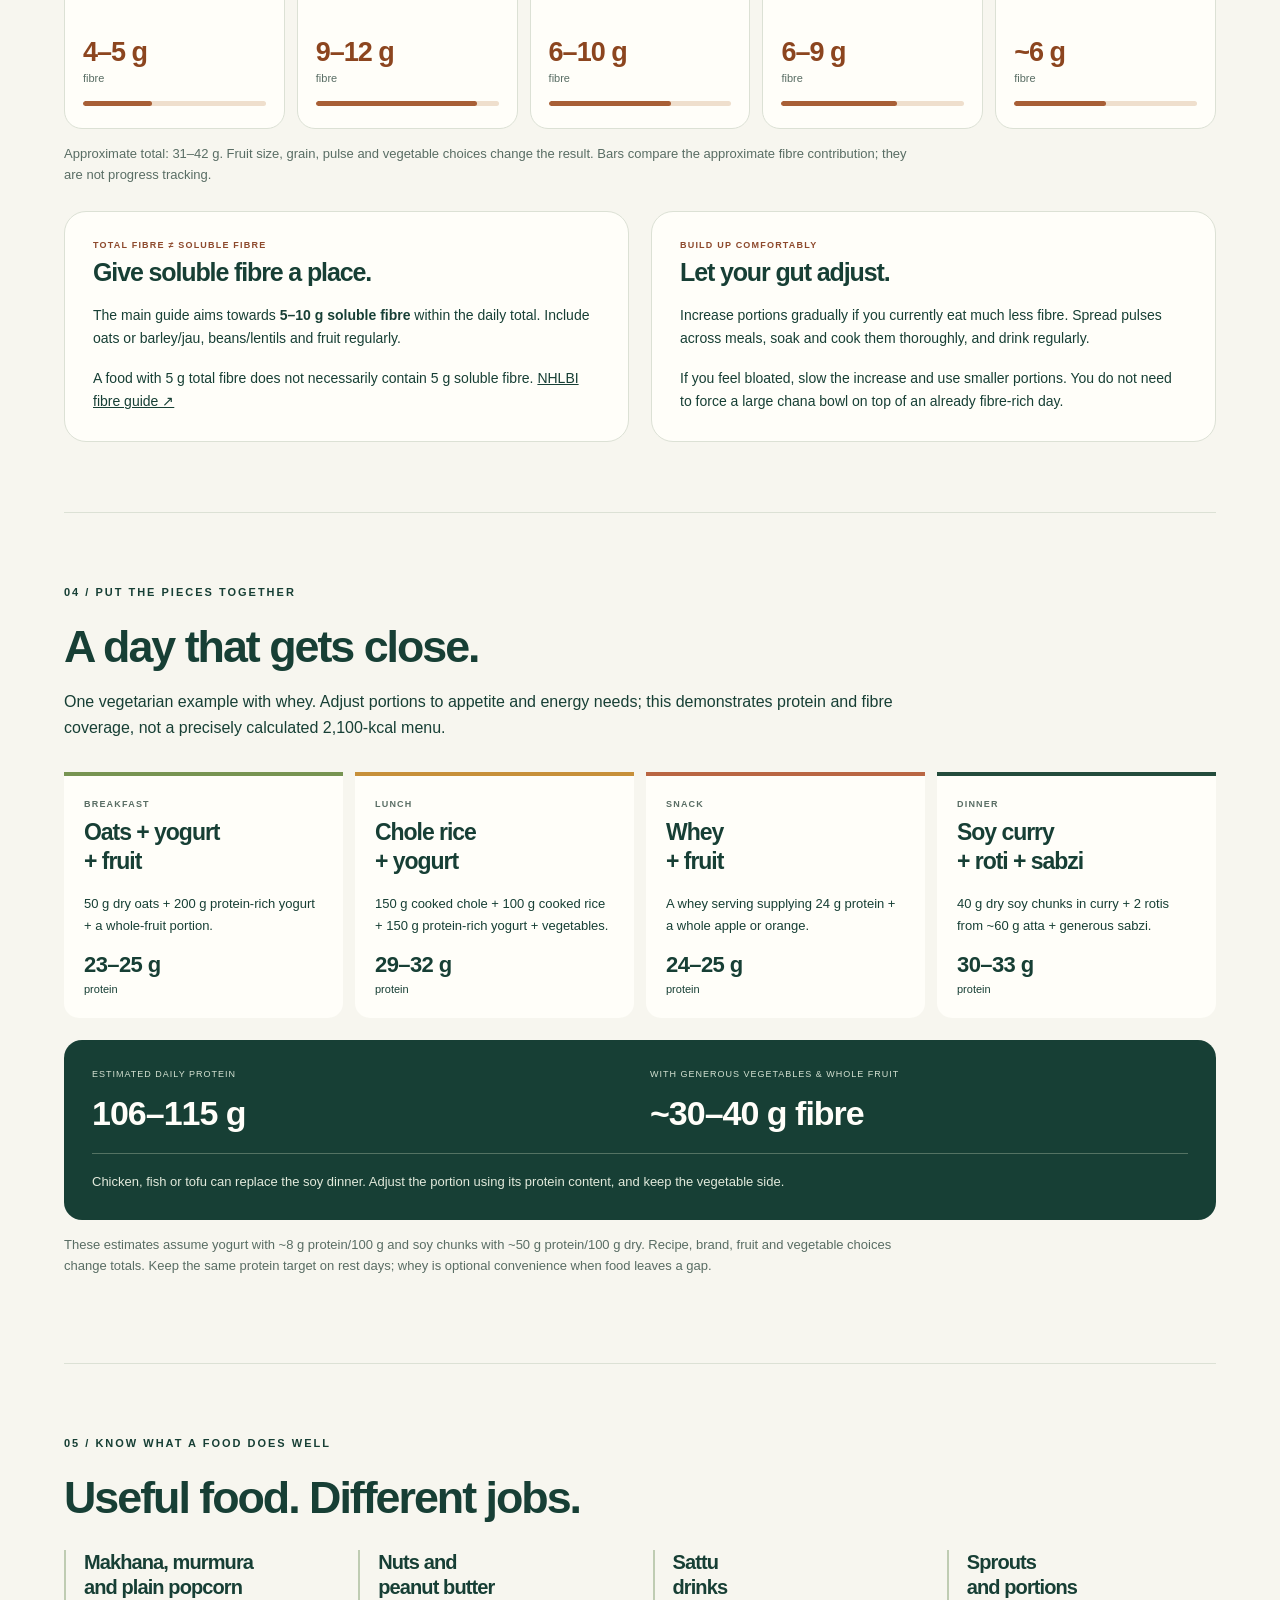
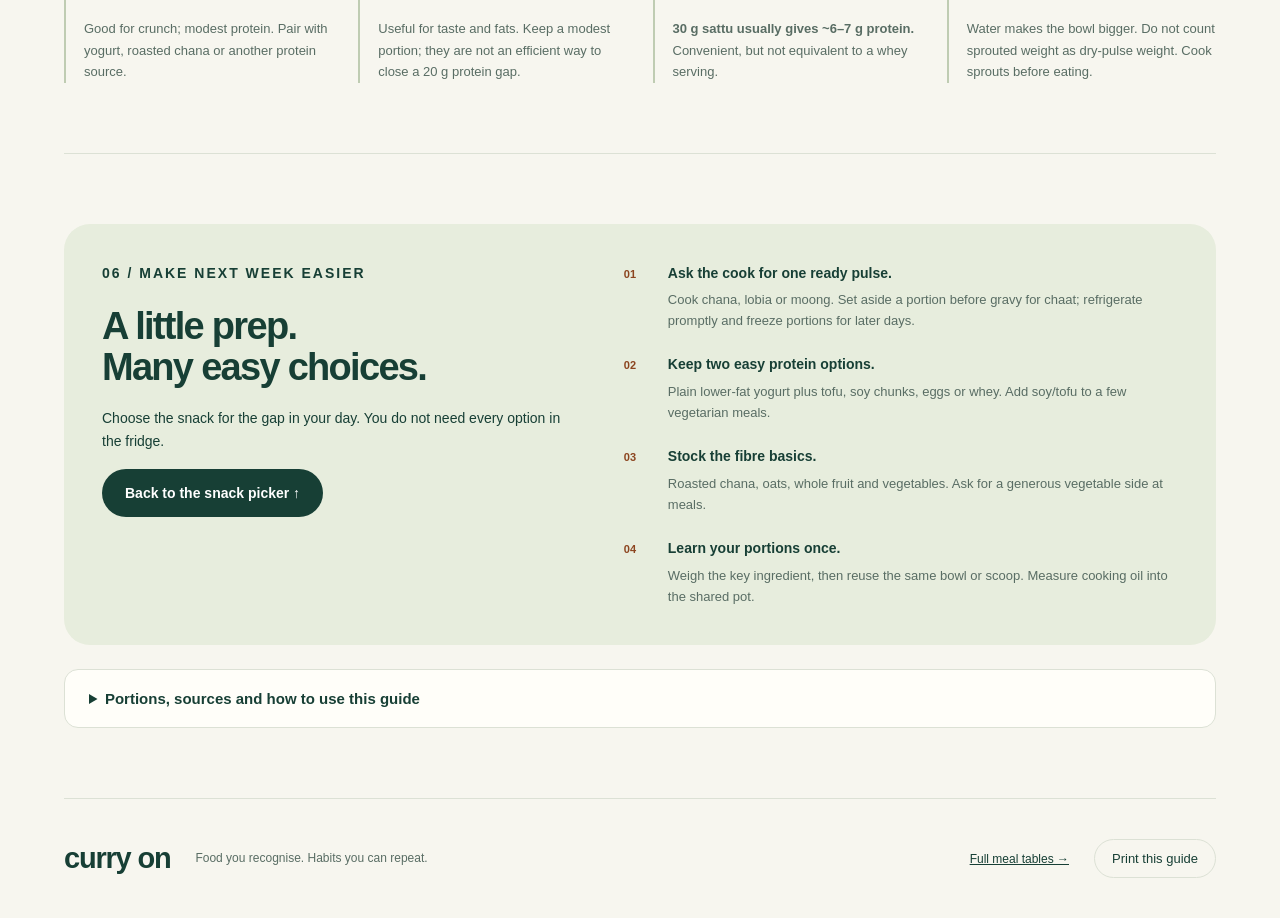
<file: protein-fibre.html>
<!doctype html>
<html lang="en">
<head>
  <meta charset="utf-8"><meta name="viewport" content="width=device-width,initial-scale=1">
  <meta name="description" content="Practical Indian snacks, household meal swaps and an example day for 110 g protein and 30–35 g fibre. Clear portions, easy alternatives and a simple prep routine.">
  <meta name="theme-color" content="#153f35"><title>Protein + fibre • Curry On</title>
  <link rel="icon" href="assets/mark.svg" type="image/svg+xml">
  <link rel="stylesheet" href="styles.css"><link rel="stylesheet" href="protein-fibre.css">
  <script src="protein-fibre.js" defer></script>
</head>
<body class="pf-page">
<a class="skip" href="#main">Skip to content</a>
<header class="topbar"><a href="index.html" class="brand" aria-label="Curry On home"><img src="assets/mark.svg" alt="" width="32" height="32">curry on<span>FOOD + MOVEMENT</span></a><button class="quiet print" type="button">Print this guide ↗</button></header>
<nav class="nav" aria-label="Guide navigation"><a href="index.html">← Main guide</a><a href="#start" class="active">Protein + fibre</a><a href="#snack-picker">Snack picker</a><a href="#meal-swaps">Meal swaps</a><a href="#fibre-routine">Fibre routine</a><a href="#example-day">Example day</a><a href="#prep">Easy prep</a></nav>
<main id="main">
<section class="pf-hero" id="start">
  <div><p class="eyebrow">EVERYDAY FOOD / USEFUL PORTIONS</p><h1>Small snacks.<br><span>Daily gains.</span></h1><p class="lede">Chana, chilla, dahi and a few smart additions. A practical way to get your protein and fibre from familiar Indian food.</p><div class="pf-targets"><div><strong>110 <small>g</small></strong><span>protein / day</span></div><div><strong>30–35 <small>g</small></strong><span>fibre / day</span></div></div><p class="small muted">Starting targets from the main guide. Personal needs vary; these are planning amounts, not a universal prescription.</p><div class="hero-actions"><a class="button" href="#snack-picker">Find a snack <span>↓</span></a><a class="text-link" href="#example-day">See a whole day →</a></div></div>
  <div class="day-map"><p class="eyebrow">BUILD THE DAY, ONE MEAL AT A TIME</p><h2>Meals do most.<br>A snack fills the gap.</h2><div class="protein-ribbon" aria-hidden="true"><span></span><span></span><span></span><span></span></div><div class="day-map-grid"><div><i class="dot breakfast-dot" aria-hidden="true"></i><span>Breakfast</span><strong>25 g</strong></div><div><i class="dot lunch-dot" aria-hidden="true"></i><span>Lunch</span><strong>30 g</strong></div><div><i class="dot dinner-dot" aria-hidden="true"></i><span>Dinner</span><strong>35 g</strong></div><div><i class="dot snack-dot" aria-hidden="true"></i><span>Snack(s)</span><strong>20 g</strong></div></div><p class="small">One way to distribute 110 g protein. Aim around 25–35 g at main meals; your snack depends on what is missing.</p><div class="day-map-tip"><strong>Pair two jobs.</strong><span>Protein from yogurt, soy, eggs or whey.<br>Fibre from pulses, oats, vegetables or fruit.</span></div></div>
</section>
<div class="pf-principles"><p><b>01</b><span><strong>Choose lower-fat protein</strong>Soy, pulses, lower-fat dairy, fish or skinless chicken.</span></p><p><b>02</b><span><strong>Put plants on the plate</strong>Animal protein and whey supply virtually no fibre.</span></p><p><b>03</b><span><strong>Keep snacks within the day</strong>Replace grazing; count snacks in your daily intake.</span></p></div>

<section class="section" id="snack-picker">
  <div class="section-head"><div><p class="eyebrow">01 / PICK WHAT YOU NEED TODAY</p><h2>Your snack shortlist.</h2><p>Start with <strong>roasted chana + yogurt</strong>, <strong>whey + fruit</strong>, or <strong>leftover chana chaat</strong>. Choose one that complements your meals.</p></div><span class="estimate-stamp">Approximate<br>per full serving</span></div>
  <div class="portion-key"><p><strong>Cooked weight</strong>Beans: cooked and drained, without gravy.</p><p><strong>Dry weight</strong>Oats, besan and soy chunks: before water or soaking.</p><p><strong>Check the pack</strong>Yogurt here supplies ~8 g protein per 100 g. Brands and recipes vary.</p></div>
  <div class="snack-filters" role="group" aria-label="Filter snacks" hidden><button type="button" data-filter="all" aria-pressed="true">All snacks</button><button type="button" data-filter="protein" aria-pressed="false">Protein ≥18 g</button><button type="button" data-filter="fibre" aria-pressed="false">Fibre ≥5 g</button><button type="button" data-filter="no-cook" aria-pressed="false">No cooking today</button></div>
  <p id="snack-count" class="small muted" role="status" aria-live="polite">7 practical options. Larger snacks can work as a small meal.</p>
  <div class="snack-grid">
    <article class="snack-card" data-tags="protein fibre no-cook"><div class="snack-card-top"><span class="food-mark" aria-hidden="true">01</span><span class="snack-tag">EVERYDAY DEFAULT · NO COOK</span></div><h3>Roasted chana<br>+ yogurt</h3><p class="snack-portion">40 g roasted chana + 150 g plain low-fat Greek yogurt</p><div class="nutrition-pair"><div><strong>19–21 <small>g</small></strong><span>protein</span></div><div><strong>5–7 <small>g</small></strong><span>fibre</span></div></div><p>Eat separately, or add jeera and cucumber to the yogurt. Keep the chana crunchy until you eat.</p><details><summary>Easy alternative</summary><p>Use 200 g ordinary low-fat dahi if preferred. It usually supplies ~7–9 g protein, versus ~12 g in this 150 g Greek-yogurt serving, so the snack total will be lower.</p></details></article>
    <article class="snack-card" data-tags="protein fibre no-cook"><div class="snack-card-top"><span class="food-mark" aria-hidden="true">02</span><span class="snack-tag">SWEET OPTION · NO COOK</span></div><h3>Yogurt, guava<br>+ oats</h3><p class="snack-portion">200 g low-fat Greek yogurt + 100 g guava + 20 g oats</p><div class="nutrition-pair"><div><strong>20–22 <small>g</small></strong><span>protein</span></div><div><strong>7–8 <small>g</small></strong><span>fibre</span></div></div><p>Mix, soften the oats in the yogurt, and add chopped guava. No honey or granola needed.</p><details><summary>Easy alternative</summary><p>Use an apple, pear or orange instead. Fibre changes with the fruit and portion. Ordinary dahi works too, but 200 g typically supplies ~7–9 g protein rather than ~16 g.</p></details></article>
    <article class="snack-card" data-tags="protein no-cook"><div class="snack-card-top"><span class="food-mark" aria-hidden="true">03</span><span class="snack-tag">BUSY-DAY DEFAULT · NO COOK</span></div><h3>Whey<br>+ whole fruit</h3><p class="snack-portion">Whey supplying 24 g protein + one apple or orange</p><div class="nutrition-pair"><div><strong>24–25 <small>g</small></strong><span>protein</span></div><div><strong>3–5 <small>g</small></strong><span>fibre</span></div></div><p>Use water for a simple shake. The fruit brings the fibre; the shake supplies most of the protein.</p><details><summary>Make it fit your day</summary><p>Count any whey already used at breakfast. Milk adds nutrients and calories. Whey is optional and can fill a food gap on rest days too; it is not reserved for workouts.</p></details></article>
    <article class="snack-card" data-tags="fibre no-cook"><div class="snack-card-top"><span class="food-mark" aria-hidden="true">04</span><span class="snack-tag">LEFTOVER DEFAULT · COOKED BEANS</span></div><h3>Kala chana<br>or chole chaat</h3><p class="snack-portion">150 g cooked beans + onion, tomato and lemon</p><div class="nutrition-pair"><div><strong>12–14 <small>g</small></strong><span>protein</span></div><div><strong>10–13 <small>g</small></strong><span>fibre</span></div></div><p>Toss ready-cooked beans with vegetables, coriander and spices. No cooking today if the beans are already prepared.</p><details><summary>Add protein or change the beans</summary><p>Add 100 g Greek yogurt for ~8 g more protein. Lobia or cooked whole moong are useful swaps; their nutrient totals differ. Skip a large sev topping.</p></details></article>
    <article class="snack-card" data-tags="protein fibre"><div class="snack-card-top"><span class="food-mark" aria-hidden="true">05</span><span class="snack-tag">WARM & SAVOURY · PAN COOK</span></div><h3>Besan chillas<br>+ yogurt</h3><p class="snack-portion">2 chillas from 50 g besan + 100 g low-fat Greek yogurt</p><div class="nutrition-pair"><div><strong>18–20 <small>g</small></strong><span>protein</span></div><div><strong>5–7 <small>g</small></strong><span>fibre</span></div></div><p>Add grated vegetables to the batter. Use about 1 tsp oil across the batch. This is a substantial snack or small meal.</p><details><summary>Easy alternative</summary><p>Make moong chilla or pesarattu instead; the dry-pulse portion determines the protein. See the meal swaps below for a breakfast-sized serving.</p></details></article>
    <article class="snack-card" data-tags=""><div class="snack-card-top"><span class="food-mark" aria-hidden="true">06</span><span class="snack-tag">DAIRY-FREE · BOIL & TOSS</span></div><h3>Masala soy<br>chunk chaat</h3><p class="snack-portion">30 g dry soy chunks + chopped vegetables</p><div class="nutrition-pair"><div><strong>15–17 <small>g</small></strong><span>protein</span></div><div><strong>4–6 <small>g</small></strong><span>fibre*</span></div></div><p>Boil following the packet, squeeze, then toss with vegetables, lemon and chaat spices.</p><details><summary>Check the portion</summary><p>Weigh the chunks dry: soaking adds water, not protein. Fibre varies substantially by brand, so check the pack. This serving may supply less than 5 g fibre.</p></details></article>
    <article class="snack-card" data-tags=""><div class="snack-card-top"><span class="food-mark" aria-hidden="true">07</span><span class="snack-tag">LIGHT & SIMPLE · COOK EGGS</span></div><h3>Egg whites<br>+ fruit</h3><p class="snack-portion">4 cooked egg whites + one apple or orange</p><div class="nutrition-pair"><div><strong>14–15 <small>g</small></strong><span>protein</span></div><div><strong>3–5 <small>g</small></strong><span>fibre</span></div></div><p>Boil or scramble the whites; enjoy the fruit alongside. Useful when you do not want dairy or pulses.</p><details><summary>Easy alternative</summary><p>For breakfast, use one whole egg plus extra whites and wholegrain toast. Count the yolk and bread in the meal totals; this snack estimate is for four whites and fruit only.</p></details></article>
  </div>
  <div class="note"><strong>Protein without extra saturated fat:</strong> favour soy, pulses, lower-fat dairy, fish and skinless chicken over simply adding more regular paneer. Reducing saturated fat and including soluble fibre support LDL lowering. <a href="https://www.nhlbi.nih.gov/health/TLC-Therapeutic-Lifestyle-Changes-Lower-Cholesterol" target="_blank" rel="noopener noreferrer">Why this helps ↗</a></div>
</section>

<section class="section" id="meal-swaps"><p class="eyebrow">02 / KEEP THE HOUSEHOLD MEAL</p><h2>One useful upgrade.</h2><p>No separate menu needed. Keep the family dish and strengthen your own serving.</p>
<div class="swap-grid">
  <article class="swap-card"><span class="tag">POHA / VEGETABLE UPMA</span><h3>Add soy granules.</h3><p>Cook <strong>30 g dry soy granules</strong> into your portion, following the packet. Adds roughly <strong>15 g protein</strong>.</p><p class="swap-alt"><strong>Alternative:</strong> eggs or a protein-rich yogurt side.</p></article>
  <article class="swap-card"><span class="tag">MOONG CHILLA / PESARATTU</span><h3>Measure before soaking.</h3><p>Use <strong>60 g dry moong per person</strong>: roughly <strong>13–15 g protein</strong>. Add yogurt or tofu filling to move nearer 25 g.</p><p class="swap-alt"><strong>Alternative:</strong> besan chilla; pair it with a protein side.</p></article>
  <article class="swap-card"><span class="tag">DAL + ROTI + SABZI</span><h3>Add a protein side.</h3><p>Serve <strong>100–150 g tofu</strong> or protein-rich yogurt alongside. A small bowl of thin dal usually needs help to reach the meal target.</p><p class="swap-alt"><strong>Portion tip:</strong> count lentils in the batch and divide by servings. Water changes bowl size, not protein.</p></article>
  <article class="swap-card"><span class="tag">RAJMA / CHOLE / LOBIA / WHOLE MOONG</span><h3>Serve beans generously.</h3><p>Aim for <strong>150–180 g cooked beans</strong>, with vegetables and rice or roti. Add yogurt, tofu or eggs if the meal needs more protein.</p><p class="swap-alt"><strong>Alternative:</strong> rotate kala chana, matki and masoor; try sundal, usal or cooked-moong chaat.</p></article>
  <article class="swap-card"><span class="tag">KHICHDI</span><h3>Make it more dal-rich.</h3><p>Try <strong>equal dry weights of dal and rice</strong>, plus vegetables. Add soy granules or a yogurt side for extra protein.</p><p class="swap-alt"><strong>Portion tip:</strong> keep your usual total grain-and-dal amount to start; change the ratio.</p></article>
  <article class="swap-card"><span class="tag">PALAK / METHI PANEER / BHURJI</span><h3>Swap the paneer.</h3><p>Use <strong>tofu or genuinely lower-fat paneer</strong>. Keep the familiar spices and vegetable base.</p><p class="swap-alt"><strong>Label tip:</strong> tofu protein varies. “High protein” paneer can still be high in saturated fat.</p></article>
  <article class="swap-card"><span class="tag">CHICKEN / ROHU CURRY</span><h3>Add the fibre alongside.</h3><p>Use <strong>100–120 g cooked edible chicken</strong> or <strong>120–150 g cooked edible fish</strong> as a starting portion. Add sabzi and whole grains or pulses.</p><p class="swap-alt"><strong>Portion tip:</strong> bones and gravy do not count as meat. Skinless curry cuts work; no air fryer required.</p></article>
  <article class="swap-card swap-highlight"><span class="tag">ORDINARY DAHI IS FINE TOO</span><h3>Same bowl. Different protein.</h3><div class="dahi-comparison"><p><strong>7–9 g</strong><span>200 g ordinary dahi</span></p><p><strong>~16 g</strong><span>200 g Greek yogurt*</span></p></div><p>Use the affordable option you enjoy. If switching to dahi, fill the protein difference elsewhere.</p><p class="small">*Assumes 8 g protein per 100 g. Choose plain, lower-fat versions and check the label.</p></article>
</div></section>

<section class="section" id="fibre-routine"><p class="eyebrow">03 / MAKE FIBRE ROUTINE</p><h2>Five familiar building blocks.</h2><p>Across a whole day, this combination generally reaches or slightly exceeds 30–35 g. These are parts of meals, not five extra snacks.</p>
<div class="fibre-grid">
  <article><span class="fibre-step">01</span><h3>Oats</h3><p>40–50 g dry</p><strong>4–5 g</strong><span>fibre</span><div class="fibre-track" aria-hidden="true"><i style="--fill:38%"></i></div></article>
  <article><span class="fibre-step">02</span><h3>Beans</h3><p>150 g cooked</p><strong>9–12 g</strong><span>fibre</span><div class="fibre-track" aria-hidden="true"><i style="--fill:88%"></i></div></article>
  <article><span class="fibre-step">03</span><h3>Whole fruit</h3><p>2 portions</p><strong>6–10 g</strong><span>fibre</span><div class="fibre-track" aria-hidden="true"><i style="--fill:67%"></i></div></article>
  <article><span class="fibre-step">04</span><h3>Vegetables</h3><p>~300 g across meals</p><strong>6–9 g</strong><span>fibre</span><div class="fibre-track" aria-hidden="true"><i style="--fill:63%"></i></div></article>
  <article><span class="fibre-step">05</span><h3>Atta rotis</h3><p>2, from 60 g atta</p><strong>~6 g</strong><span>fibre</span><div class="fibre-track" aria-hidden="true"><i style="--fill:50%"></i></div></article>
</div>
<p class="small muted">Approximate total: 31–42 g. Fruit size, grain, pulse and vegetable choices change the result. Bars compare the approximate fibre contribution; they are not progress tracking.</p>
<div class="two-col"><article class="card"><span class="tag">TOTAL FIBRE ≠ SOLUBLE FIBRE</span><h3>Give soluble fibre a place.</h3><p>The main guide aims towards <strong>5–10 g soluble fibre</strong> within the daily total. Include oats or barley/jau, beans/lentils and fruit regularly.</p><p>A food with 5 g total fibre does not necessarily contain 5 g soluble fibre. <a href="https://www.nhlbi.nih.gov/sites/default/files/publications/Your_Guide_to_Lowering_Your_Cholesterol_with_TLC.pdf" target="_blank" rel="noopener noreferrer">NHLBI fibre guide ↗</a></p></article><article class="card"><span class="tag">BUILD UP COMFORTABLY</span><h3>Let your gut adjust.</h3><p>Increase portions gradually if you currently eat much less fibre. Spread pulses across meals, soak and cook them thoroughly, and drink regularly.</p><p>If you feel bloated, slow the increase and use smaller portions. You do not need to force a large chana bowl on top of an already fibre-rich day.</p></article></div>
</section>

<section class="section" id="example-day"><p class="eyebrow">04 / PUT THE PIECES TOGETHER</p><h2>A day that gets close.</h2><p>One vegetarian example with whey. Adjust portions to appetite and energy needs; this demonstrates protein and fibre coverage, not a precisely calculated 2,100-kcal menu.</p>
<div class="example-grid"><article class="day-card"><span class="tag">BREAKFAST</span><h3>Oats + yogurt<br>+ fruit</h3><p>50 g dry oats + 200 g protein-rich yogurt + a whole-fruit portion.</p><strong>23–25 g <span>protein</span></strong></article><article class="day-card"><span class="tag">LUNCH</span><h3>Chole rice<br>+ yogurt</h3><p>150 g cooked chole + 100 g cooked rice + 150 g protein-rich yogurt + vegetables.</p><strong>29–32 g <span>protein</span></strong></article><article class="day-card"><span class="tag">SNACK</span><h3>Whey<br>+ fruit</h3><p>A whey serving supplying 24 g protein + a whole apple or orange.</p><strong>24–25 g <span>protein</span></strong></article><article class="day-card"><span class="tag">DINNER</span><h3>Soy curry<br>+ roti + sabzi</h3><p>40 g dry soy chunks in curry + 2 rotis from ~60 g atta + generous sabzi.</p><strong>30–33 g <span>protein</span></strong></article></div>
<div class="day-total"><div><span>ESTIMATED DAILY PROTEIN</span><strong>106–115 g</strong></div><div><span>WITH GENEROUS VEGETABLES & WHOLE FRUIT</span><strong>~30–40 g fibre</strong></div><p>Chicken, fish or tofu can replace the soy dinner. Adjust the portion using its protein content, and keep the vegetable side.</p></div>
<p class="small muted">These estimates assume yogurt with ~8 g protein/100 g and soy chunks with ~50 g protein/100 g dry. Recipe, brand, fruit and vegetable choices change totals. Keep the same protein target on rest days; whey is optional convenience when food leaves a gap.</p>
</section>

<section class="section" id="easy-misses"><p class="eyebrow">05 / KNOW WHAT A FOOD DOES WELL</p><h2>Useful food. Different jobs.</h2><div class="reality-grid">
<article><h3>Makhana, murmura<br>and plain popcorn</h3><p>Good for crunch; modest protein. Pair with yogurt, roasted chana or another protein source.</p></article>
<article><h3>Nuts and<br>peanut butter</h3><p>Useful for taste and fats. Keep a modest portion; they are not an efficient way to close a 20 g protein gap.</p></article>
<article><h3>Sattu<br>drinks</h3><p><strong>30 g sattu usually gives ~6–7 g protein.</strong> Convenient, but not equivalent to a whey serving.</p></article>
<article><h3>Sprouts<br>and portions</h3><p>Water makes the bowl bigger. Do not count sprouted weight as dry-pulse weight. Cook sprouts before eating.</p></article>
</div></section>

<section class="section" id="prep"><div class="prep-panel"><div><p class="eyebrow">06 / MAKE NEXT WEEK EASIER</p><h2>A little prep.<br>Many easy choices.</h2><p>Choose the snack for the gap in your day. You do not need every option in the fridge.</p><a class="button" href="#snack-picker">Back to the snack picker ↑</a></div><ol class="prep-list"><li><strong>Ask the cook for one ready pulse.</strong><span>Cook chana, lobia or moong. Set aside a portion before gravy for chaat; refrigerate promptly and freeze portions for later days.</span></li><li><strong>Keep two easy protein options.</strong><span>Plain lower-fat yogurt plus tofu, soy chunks, eggs or whey. Add soy/tofu to a few vegetarian meals.</span></li><li><strong>Stock the fibre basics.</strong><span>Roasted chana, oats, whole fruit and vegetables. Ask for a generous vegetable side at meals.</span></li><li><strong>Learn your portions once.</strong><span>Weigh the key ingredient, then reuse the same bowl or scoop. Measure cooking oil into the shared pot.</span></li></ol></div>
<details class="evidence"><summary>Portions, sources and how to use this guide</summary><div class="sources"><p>All nutrient amounts are approximate planning estimates, not lab-tested recipes. Use your current pack for yogurt, soy, whey and other packaged foods. A cup is about 240 mL; a katori is not a standard measure. Recipe oil, gravy and toppings also contribute to daily calories and saturated fat.</p><p>These starting targets accompany the <a href="index.html#targets">main guide’s adjustable energy template</a>. There is no need to hit every number exactly each day. This page does not promise a particular cholesterol response or replace individual clinical advice.</p><ul><li><a href="https://www.nhlbi.nih.gov/health/TLC-Therapeutic-Lifestyle-Changes-Lower-Cholesterol" target="_blank" rel="noopener noreferrer">NHLBI: lowering saturated fat and adding soluble fibre</a></li><li><a href="https://www.nhlbi.nih.gov/sites/default/files/publications/Your_Guide_to_Lowering_Your_Cholesterol_with_TLC.pdf" target="_blank" rel="noopener noreferrer">NHLBI: practical soluble-fibre guide</a></li><li><a href="https://www.dietaryguidelines.gov/sites/default/files/2019-05/DietaryGuidelines2010.pdf" target="_blank" rel="noopener noreferrer">US dietary-guidelines appendix: food sources of fibre (food-composition reference)</a></li><li><a href="https://www.heart.org/en/healthy-living/healthy-eating/eat-smart/fats/saturated-fats" target="_blank" rel="noopener noreferrer">American Heart Association: saturated fat</a></li></ul><p>No reports or personal health results are included. No analytics, accounts or external scripts. Content reviewed October 2026.</p></div></details>
</section>
<footer><a href="index.html" class="brand">curry on</a><p>Food you recognise. Habits you can repeat.</p><a href="index.html#meals">Full meal tables →</a><button class="quiet print" type="button">Print this guide</button></footer>
</main>
</body>
</html>
</file>
<file: styles.css>
:root{--ink:#173f35;--muted:#596d64;--paper:#f7f6ef;--white:#fffef9;--line:#dce1d5;--mint:#e2edda;--orange:#dd6a39;--gold:#e5b94b;--radius:22px;font-family:Inter,ui-sans-serif,-apple-system,BlinkMacSystemFont,"Segoe UI",sans-serif;color:var(--ink);background:var(--paper);font-synthesis:none;scroll-behavior:smooth;scroll-padding-top:90px}
*{box-sizing:border-box}body{margin:0}a{color:inherit}button,input,select{font:inherit}button,a,input,select{-webkit-tap-highlight-color:transparent}a:focus-visible,button:focus-visible,input:focus-visible,select:focus-visible,summary:focus-visible{outline:3px solid var(--orange);outline-offset:4px}p{line-height:1.65;margin:0 0 16px}h1,h2,h3{letter-spacing:-.045em;margin:0 0 18px;line-height:1.1}h1{font-size:clamp(48px,5.7vw,82px);font-weight:650}h2{font-size:clamp(32px,3.5vw,48px);font-weight:630}h3{font-size:25px;font-weight:640}li{line-height:1.7;margin-bottom:12px}ul,ol{padding-left:22px}.topbar{padding:26px 5%;display:flex;justify-content:space-between;align-items:center;border-bottom:1px solid var(--line)}.brand{font-size:29px;font-weight:750;letter-spacing:-1.2px;text-decoration:none;display:flex;gap:10px;align-items:center}.brand span{font-size:10px;letter-spacing:2px;margin-left:18px;font-weight:600}.nav{position:sticky;top:0;z-index:20;display:flex;gap:8px;justify-content:center;padding:12px 4%;background:rgba(247,246,239,.97);border-bottom:1px solid var(--line);overflow-x:auto;white-space:nowrap}.nav a{padding:10px 16px;text-decoration:none;border-radius:30px;font-size:14px;font-weight:550}.nav a:hover,.nav a.active{background:var(--ink);color:var(--white)}main{max-width:1320px;padding:0 5%;margin:auto}.hero{padding:62px 0 42px;display:grid;grid-template-columns:1fr 1fr;gap:40px;align-items:center}.eyebrow{font-size:11px;font-weight:750;letter-spacing:2px;margin-bottom:21px}.lede{font-size:21px;max-width:480px;color:var(--muted)}.hero-actions{display:flex;align-items:center;gap:28px;margin:30px 0}.button{display:inline-flex;gap:28px;border:0;border-radius:30px;padding:16px 23px;background:var(--ink);color:white;text-decoration:none;font-weight:600;font-size:14px}.button:hover{background:#275d4b}.text-link{font-size:14px;text-underline-offset:5px;font-weight:600}.small{font-size:13px;line-height:1.6}.muted{color:var(--muted)}.quiet{border:1px solid var(--line);background:transparent;border-radius:25px;padding:11px 17px;color:var(--ink);cursor:pointer;font-size:13px}.quiet:hover{background:var(--mint)}.hero-art{position:relative;background:#e8eddc;border-radius:35px;overflow:hidden;text-align:center}.hero-art img{display:block;width:100%;height:auto}.art-link{font-size:12px;display:inline-block;margin:0 0 20px;text-underline-offset:4px}.principles{display:grid;grid-template-columns:repeat(3,1fr);border-top:1px solid var(--line);border-bottom:1px solid var(--line);padding:25px 0;gap:32px}.principles span{color:var(--orange);font-size:12px;font-weight:700;margin-right:12px}.principles strong{font-size:15px}.principles p{font-size:13px;color:var(--muted);margin:9px 0 0 30px}.section{padding:70px 0;border-bottom:1px solid var(--line)}.section>p{max-width:850px}.section-head{display:flex;align-items:center;justify-content:space-between;gap:30px}.section-head>div{max-width:800px}.note{border-left:3px solid var(--orange);background:#eeeee3;padding:18px 22px;font-size:14px;line-height:1.65;margin:24px 0;border-radius:0 12px 12px 0}.check-section{display:grid;grid-template-columns:1fr 1.2fr;gap:15px 40px}.check-section h2{font-size:31px}.checks{display:grid;gap:8px}.checks label{padding:12px 15px;background:var(--white);border:1px solid var(--line);border-radius:12px;display:flex;align-items:center;gap:12px;font-size:14px;cursor:pointer}.checks input{width:19px;height:19px;accent-color:var(--ink);flex-shrink:0}.checks label:has(input:checked){background:var(--mint)}#check-status{margin:0;color:var(--muted);align-self:center}.check-section>.quiet{justify-self:end}.meal-block{margin-top:45px}.meal-heading{display:flex;align-items:center;gap:18px}.meal-heading h3{font-size:32px;margin-bottom:5px}.meal-heading p{font-size:14px;color:var(--muted);margin:0}.meal-number{font-size:15px;border:1px solid var(--ink);border-radius:50%;padding:13px}.meal-target{display:flex;gap:20px;align-items:center;flex-wrap:wrap;margin:22px 0 0;background:var(--ink);color:var(--white);padding:16px 20px;border-radius:14px 14px 0 0;font-size:13px}.meal-target>span{font-size:10px;letter-spacing:1.3px;color:#cbddca;margin-right:auto}.table-wrap{overflow-x:auto;border:1px solid var(--line);background:var(--white);border-radius:14px;margin:24px 0}.meal-target+.table-wrap{margin-top:0;border-radius:0 0 14px 14px}table{border-collapse:collapse;width:100%;font-size:14px;line-height:1.6}caption{text-align:left;padding:15px 20px;font-size:12px;color:var(--muted);background:#f0f2e9;border-bottom:1px solid var(--line)}th,td{text-align:left;padding:20px;vertical-align:top;border-bottom:1px solid var(--line)}thead th{font-size:11px;text-transform:uppercase;letter-spacing:1px;background:#edf0e7}tbody th{font-weight:650;min-width:120px}tr:last-child>td,tr:last-child>th{border-bottom:0}.meal-table{min-width:760px}.meal-table th:first-child{width:19%;font-size:17px;line-height:1.45}.meal-table td:nth-child(2){width:30%}.meal-table td:nth-child(3){width:33%}.meal-table td:last-child{width:18%}.tag{display:block;font-size:9px;letter-spacing:1.2px;color:#8d492c;font-weight:750;margin-bottom:9px}.table-tip{font-size:12px;color:var(--muted);margin:12px 0 0}.macros span{display:block;margin-bottom:7px;white-space:nowrap;font-size:12px}.snacks{margin-top:35px;background:var(--mint);border-radius:var(--radius);padding:30px;display:grid;grid-template-columns:.9fr 1.3fr;gap:0 30px}.snacks>p{grid-column:1/-1;margin:0}.snacks ul{margin-top:0;font-size:14px}.frequency{display:grid;grid-template-columns:repeat(4,1fr);gap:15px;margin-top:30px}.frequency>div{padding:25px 22px;background:var(--white);border:1px solid var(--line);border-radius:var(--radius)}.frequency b{display:block;font-size:40px;letter-spacing:-2px;margin-bottom:10px}.frequency span{display:block;font-size:14px;font-weight:600}.frequency small{display:block;font-size:12px;color:var(--muted);line-height:1.5;margin-top:10px}.two-col{display:grid;grid-template-columns:1fr 1fr;gap:22px;margin-top:25px}.card{padding:28px;background:var(--white);border:1px solid var(--line);border-radius:var(--radius)}.card p,.card li{font-size:14px}.card p:last-child{margin:0}.card h3{font-size:25px}.controls{display:flex;align-items:center;gap:25px;flex-wrap:wrap;margin:25px 0}.controls>p{max-width:550px;margin:0;color:var(--muted)}label{font-size:13px;font-weight:550}select,input[type=number]{display:block;margin-top:9px;padding:12px 14px;border:1px solid #b8c5b7;border-radius:10px;background:var(--white);color:var(--ink);min-height:46px;max-width:100%}select{min-width:220px}input[type=number]{width:100%}.stat-row{display:grid;grid-template-columns:repeat(3,1fr);background:var(--ink);color:var(--white);border-radius:var(--radius);padding:25px;gap:25px}.stat-row b{font-size:34px;font-weight:600;letter-spacing:-1px;display:block;margin-bottom:8px}.stat-row b small{font-size:17px}.stat-row span{font-size:12px;color:#d4e1d2}.table-summary{background:var(--mint)}details{margin:24px 0 0;border:1px solid var(--line);border-radius:14px;background:var(--white);padding:20px 24px}summary{cursor:pointer;font-size:15px;font-weight:650}details>p{margin-top:20px;font-size:14px}.input-pair{display:grid;grid-template-columns:1fr 1fr;gap:15px;margin:20px 0}.label-calculator select{width:100%}.calculator-result{background:var(--mint);border-radius:15px;padding:20px;font-size:14px}.calculator-result strong{display:block;font-size:42px;font-weight:650;letter-spacing:-1.5px}.calculator-result span{display:block;font-size:12px;margin-top:10px}.timeline{display:grid;grid-template-columns:repeat(4,1fr);gap:20px;margin:30px 0}.timeline article{border-top:3px solid var(--orange);padding-top:20px}.timeline span{font-size:10px;letter-spacing:1.5px;font-weight:700}.timeline h3{font-size:22px;margin-top:15px}.timeline p{font-size:14px;color:var(--muted)}.sources{font-size:14px;margin-top:20px}.sources a{text-underline-offset:3px}footer{padding:40px 0;display:flex;gap:25px;align-items:center;flex-wrap:wrap;font-size:12px}footer p{margin:0 auto 0 0;color:var(--muted)}.skip{position:absolute;left:15px;top:-100px;z-index:30;padding:15px;background:var(--ink);color:white}.skip:focus{top:10px}
@media(min-width:1400px){main{padding:0 55px}}
@media(max-width:850px){.brand span{display:none}.hero{gap:20px;padding-top:40px}.hero h1{font-size:52px}.hero .lede{font-size:18px}.hero-actions{gap:15px}.frequency,.timeline{grid-template-columns:1fr 1fr}.principles{gap:14px}.principles p{margin-left:0}.principles strong{font-size:13px}.check-section{grid-template-columns:1fr}.snacks{grid-template-columns:1fr}.section-head{display:block}.section-head>.text-link{display:inline-block;margin-top:5px}.nav{justify-content:flex-start}.stat-row b{font-size:28px}}
@media(max-width:600px){.topbar{padding:18px 5%}.brand{font-size:25px}.nav{padding:9px 4%;gap:0}.nav a{font-size:12px;padding:9px 12px}.hero{grid-template-columns:1fr;padding:35px 0 30px;gap:20px}.hero h1{font-size:52px}.hero-art{max-width:480px}.hero .lede{font-size:18px}.hero-actions{margin:22px 0}.principles{grid-template-columns:1fr;padding:22px 0;gap:20px}.principles strong{font-size:15px}.principles p{margin:5px 0 0 30px}.section{padding:42px 0}.eyebrow{font-size:10px;margin-bottom:15px}.two-col{grid-template-columns:1fr}.card{padding:22px}.meal-target{gap:12px;padding:16px;font-size:12px}.meal-target>span{width:100%}.table-wrap{border-radius:12px}th,td{padding:15px}.meal-heading{align-items:flex-start}.meal-heading h3{font-size:28px}.meal-number{padding:10px}.stat-row{grid-template-columns:1fr;gap:20px;padding:23px}.stat-row>div{border-bottom:1px solid #496c5a;padding-bottom:17px}.stat-row>div:last-child{border:0;padding-bottom:0}.stat-row b{font-size:32px;display:inline-block;margin-right:15px}.stat-row span{display:block}.frequency{gap:10px}.frequency>div{padding:20px 15px}.frequency b{font-size:33px}.frequency span{font-size:12px}.timeline{gap:18px}.timeline h3{font-size:21px}.controls{gap:18px}.controls label{width:100%}.controls select{width:100%}.snacks{padding:23px}.input-pair{gap:10px}.input-pair label{font-size:12px}#movement-body td{min-width:150px}#target-body td:last-child{min-width:240px}footer{gap:20px}footer p{width:100%}footer .brand{font-size:26px}}
.meal-jumps{display:flex;gap:10px;flex-wrap:wrap;margin-top:22px}.meal-jumps a{font-size:13px;border:1px solid var(--line);padding:11px 16px;border-radius:30px;text-decoration:none;background:var(--white)}.meal-jumps a:hover{background:var(--mint)}.food-picture img{display:block;width:100%;height:auto;margin-top:20px}
@media screen and (max-width:600px){.meal-table,.meal-table tbody,.meal-table tr,.meal-table th,.meal-table td{display:block;width:100%!important;min-width:0}.meal-table{min-width:0}.meal-table thead{display:none}.meal-table caption{display:block;line-height:1.6}.meal-table tr{padding:18px 18px 22px;border-bottom:1px solid var(--line)}.meal-table tr:last-child{border-bottom:0}.meal-table tbody th{font-size:22px!important;padding:0 0 15px;border:0}.meal-table td{padding:12px 0 0;border:0}.meal-table td:before{content:attr(data-label);display:block;font-size:10px;text-transform:uppercase;letter-spacing:1px;font-weight:700;margin-bottom:7px;color:var(--muted)}.meal-table .macros{background:#eef2e6;padding:12px;border-radius:10px;margin-top:15px}.macros span{display:inline-block;margin:0 12px 5px 0}.meal-table .table-tip{margin-top:8px}.meal-jumps{gap:8px}.meal-jumps a{font-size:12px;padding:10px 12px}}
@media(prefers-reduced-motion:reduce){:root{scroll-behavior:auto}}
@media print{:root{background:white;color:#111;font-size:10pt}.topbar{padding:0 0 15px}.nav,.hero-actions,.art-link,.quiet,.checks,.check-section,.controls,.skip{display:none!important}main{max-width:none;padding:0}.hero{padding:20px 0;gap:15px}.hero h1{font-size:38px}.hero-art{max-width:300px}.hero .lede{font-size:15px}.section{padding:25px 0}.section h2{font-size:27px}table{font-size:9pt}.meal-table{min-width:0}.table-wrap{overflow:visible}th,td{padding:9px}.meal-table th:first-child{font-size:11pt}.macros span{white-space:normal;font-size:9pt}.card,.snacks,.note,.timeline article{break-inside:avoid}.card p,.card li{font-size:10pt}.two-col{gap:12px}.meal-target{color:#111;background:#eee}thead{display:table-header-group}tr{break-inside:avoid}a{text-decoration:none}.stat-row{color:#111;background:#eee}.stat-row span{color:#333}.sources{font-size:9pt}.principles{gap:15px}footer{padding:15px 0}details:not([open]){display:none}.hero-art img{max-width:300px}}
</file>
<file: protein-fibre.css>
.pf-page{--fibre:#8c451f;--warm:#f6e8d8}.pf-page [hidden]{display:none!important}.pf-hero{display:grid;grid-template-columns:1.05fr 1fr;gap:65px;align-items:center;padding:65px 0 45px}.pf-hero h1{font-size:clamp(48px,5.5vw,76px)}.pf-hero h1>span{color:#657b42}.pf-hero .lede{font-size:19px}.pf-targets{display:flex;gap:30px;margin:25px 0 18px}.pf-targets>div{border-left:2px solid #a9b798;padding-left:18px}.pf-targets strong{display:block;font-size:38px;letter-spacing:-1.8px;line-height:1.2}.pf-targets small{font-size:22px;font-weight:500}.pf-targets span{font-size:12px;color:var(--muted)}.day-map{padding:36px;background:#e7eddd;border-radius:30px;position:relative;overflow:hidden}.day-map h2{font-size:37px;line-height:1.15}.day-map .eyebrow{font-size:10px}.protein-ribbon{display:flex;height:22px;gap:5px;margin:30px 0 22px;border-radius:10px;overflow:hidden}.protein-ribbon span:nth-child(1){flex:25;background:#779452}.protein-ribbon span:nth-child(2){flex:30;background:#c7903a}.protein-ribbon span:nth-child(3){flex:35;background:#244c3c}.protein-ribbon span:nth-child(4){flex:20;background:#b96643}.day-map-grid{display:grid;grid-template-columns:1fr 1fr;gap:22px 30px;margin:0 0 25px}.day-map-grid>div{display:grid;grid-template-columns:12px 1fr;gap:7px;align-items:center}.day-map-grid span{font-size:13px}.day-map-grid strong{grid-column:2;font-size:27px;font-weight:600}.dot{width:9px;height:9px;border-radius:50%;display:inline-block}.breakfast-dot{background:#779452}.lunch-dot{background:#c7903a}.dinner-dot{background:#244c3c}.snack-dot{background:#b96643}.day-map-tip{background:var(--white);border-radius:15px;padding:18px;font-size:13px;line-height:1.7;display:grid;gap:5px}.day-map-tip strong{font-size:15px}.pf-principles{display:grid;grid-template-columns:repeat(3,1fr);gap:30px;border-block:1px solid var(--line);padding:25px 0}.pf-principles p{display:flex;gap:12px;font-size:13px;color:var(--muted);margin:0}.pf-principles b{font-size:11px;color:var(--fibre);padding-top:2px}.pf-principles strong{display:block;color:var(--ink);font-size:14px;margin-bottom:5px}.estimate-stamp{font-size:11px;line-height:1.5;border:1px solid #bfccb8;border-radius:50%;padding:22px 15px;text-align:center;flex-shrink:0;transform:rotate(8deg);color:var(--muted)}.portion-key{display:grid;grid-template-columns:repeat(3,1fr);gap:20px;background:#eeeee3;padding:20px 24px;border-radius:15px;margin:20px 0 25px}.portion-key p{font-size:12px;margin:0}.portion-key strong{display:block;font-size:13px;margin-bottom:4px}.snack-filters{display:flex;gap:10px;flex-wrap:wrap;margin:25px 0 16px}.snack-filters button{border:1px solid #aebdab;border-radius:24px;background:var(--white);color:var(--ink);padding:12px 18px;cursor:pointer;font-size:13px;min-height:44px}.snack-filters button:hover{background:var(--mint)}.snack-filters button[aria-pressed=true]{background:var(--ink);color:white;border-color:var(--ink)}.snack-grid{display:grid;grid-template-columns:repeat(3,1fr);gap:20px}.snack-card{padding:25px;background:var(--white);border:1px solid var(--line);border-radius:22px;display:flex;flex-direction:column}.snack-card-top{display:flex;gap:12px;align-items:center;margin-bottom:22px}.food-mark{font-size:15px;font-weight:700;border:1px solid #c9d4bd;background:#edf1e4;border-radius:50%;min-width:39px;height:39px;display:grid;place-items:center;letter-spacing:-1px}.snack-tag{font-size:9px;font-weight:750;line-height:1.5;letter-spacing:.8px;color:var(--muted)}.snack-card h3{font-size:27px;line-height:1.14;margin-bottom:12px}.snack-card p{font-size:13px;line-height:1.65}.snack-card .snack-portion{color:var(--muted);min-height:64px;margin-bottom:15px}.nutrition-pair{display:grid;grid-template-columns:1fr 1fr;margin:0 0 20px;gap:8px}.nutrition-pair>div{padding:13px 12px;background:#e9efdf;border-radius:12px}.nutrition-pair>div:last-child{background:var(--warm);color:var(--fibre)}.nutrition-pair strong{font-size:25px;letter-spacing:-1px;white-space:nowrap}.nutrition-pair small{font-size:15px;font-weight:500}.nutrition-pair span{display:block;font-size:11px;margin-top:5px}.snack-card details{margin:auto 0 0;border:0;border-top:1px solid var(--line);border-radius:0;padding:15px 0 0;background:none}.snack-card summary{font-size:12px;line-height:1.6;min-height:30px}.snack-card details p{font-size:12px;margin:12px 0 0;color:var(--muted)}.swap-grid{display:grid;grid-template-columns:1fr 1fr;gap:16px;margin-top:28px}.swap-card{background:var(--white);border:1px solid var(--line);padding:25px;border-radius:18px}.swap-card .tag{font-size:10px;margin-bottom:14px}.swap-card h3{font-size:24px;margin-bottom:12px}.swap-card p{font-size:14px}.swap-card .swap-alt{font-size:12px;color:var(--muted);border-top:1px solid var(--line);padding-top:13px;margin-bottom:0}.swap-highlight{background:#e7eddd}.dahi-comparison{display:flex;gap:25px;margin:20px 0}.dahi-comparison p{margin:0}.dahi-comparison strong{display:block;font-size:30px;font-weight:650;letter-spacing:-1px}.dahi-comparison span{font-size:11px;color:var(--muted)}.fibre-grid{display:grid;grid-template-columns:repeat(5,1fr);gap:12px;margin:28px 0 15px}.fibre-grid article{background:var(--white);border:1px solid var(--line);border-radius:18px;padding:22px 18px}.fibre-step{font-size:11px;color:var(--fibre);display:block;margin-bottom:20px;font-weight:700}.fibre-grid h3{font-size:21px;margin-bottom:9px}.fibre-grid p{font-size:12px;color:var(--muted);min-height:38px}.fibre-grid strong{font-size:27px;letter-spacing:-1px;display:block;color:var(--fibre)}.fibre-grid strong+span{font-size:11px;color:var(--muted)}.fibre-track{height:5px;background:#efdfcd;border-radius:5px;margin-top:15px;overflow:hidden}.fibre-track i{display:block;width:var(--fill);height:100%;background:#a85f36;border-radius:5px}.example-grid{display:grid;grid-template-columns:repeat(4,1fr);gap:12px;margin-top:30px}.day-card{border-top:4px solid #779452;padding:23px 20px;background:var(--white);border-radius:0 0 15px 15px;display:flex;flex-direction:column}.day-card:nth-child(2){border-color:#c7903a}.day-card:nth-child(3){border-color:#b96643}.day-card:nth-child(4){border-color:#244c3c}.day-card .tag{color:var(--muted)}.day-card h3{font-size:23px;line-height:1.25}.day-card p{font-size:13px}.day-card>strong{margin-top:auto;font-size:22px;letter-spacing:-.6px}.day-card>strong span{display:block;font-size:11px;font-weight:500;letter-spacing:0;margin-top:5px}.day-total{display:grid;grid-template-columns:1fr 1fr;gap:20px;background:var(--ink);color:var(--white);padding:28px;border-radius:18px;margin:22px 0 15px}.day-total span{display:block;font-size:9px;letter-spacing:1px;color:#d4e1d2;line-height:1.5;margin-bottom:12px}.day-total strong{font-size:34px;font-weight:600;letter-spacing:-1px}.day-total p{grid-column:1/-1;font-size:13px;border-top:1px solid #547363;padding-top:17px;margin:0;color:#e2eadc}.reality-grid{display:grid;grid-template-columns:repeat(4,1fr);gap:25px;margin-top:28px}.reality-grid article{border-left:2px solid #bfccb2;padding-left:18px}.reality-grid h3{font-size:20px;line-height:1.25}.reality-grid p{font-size:13px;color:var(--muted);margin:0}.prep-panel{display:grid;grid-template-columns:1fr 1.2fr;gap:60px;background:#e7eddd;border-radius:26px;padding:38px}.prep-panel h2{font-size:38px}.prep-panel p{font-size:14px}.prep-list{list-style:none;counter-reset:prep;padding:0;margin:0}.prep-list li{counter-increment:prep;display:grid;grid-template-columns:30px 1fr;column-gap:14px;font-size:13px;line-height:1.65;margin-bottom:22px}.prep-list li:last-child{margin-bottom:0}.prep-list li:before{content:counter(prep,decimal-leading-zero);grid-row:1/3;font-size:11px;padding-top:3px;color:var(--fibre);font-weight:750}.prep-list strong{font-size:14px}.prep-list span{grid-column:2;color:var(--muted);margin-top:4px}.evidence .sources p{font-size:13px}.pf-teaser{background:#e7eddd;border:1px solid #cdd8c1;border-radius:22px;padding:28px;margin-top:28px;display:flex;justify-content:space-between;gap:25px;align-items:center}.pf-teaser h3{margin-bottom:10px}.pf-teaser p{font-size:14px;margin-bottom:0}.pf-teaser .eyebrow{font-size:10px;margin-bottom:10px}.pf-teaser .button{flex-shrink:0}
@media(max-width:1050px){.pf-hero{gap:30px}.day-map{padding:28px}.snack-grid{grid-template-columns:1fr 1fr}.fibre-grid{grid-template-columns:repeat(3,1fr)}.example-grid,.reality-grid{grid-template-columns:1fr 1fr}.prep-panel{gap:30px}.pf-page .nav{justify-content:flex-start}}
@media(max-width:700px){.pf-hero{grid-template-columns:1fr;padding:35px 0;gap:20px}.pf-hero h1{font-size:54px}.pf-hero .lede{font-size:18px;max-width:100%}.pf-targets{gap:28px}.pf-targets strong{font-size:36px}.pf-hero .hero-actions{margin-bottom:5px}.day-map h2{font-size:31px}.day-map{padding:25px;border-radius:23px}.day-map-grid{gap:18px}.pf-principles{grid-template-columns:1fr;gap:17px}.estimate-stamp{display:none}.portion-key{grid-template-columns:1fr;gap:14px;padding:20px}.snack-grid,.swap-grid{grid-template-columns:1fr}.snack-card{padding:24px}.snack-card h3{font-size:29px}.snack-card .snack-portion{min-height:0}.snack-card-top{margin-bottom:17px}.nutrition-pair strong{font-size:29px}.nutrition-pair>div{padding:15px}.snack-filters{gap:8px}.snack-filters button{font-size:12px;padding:11px 14px}.fibre-grid{grid-template-columns:1fr 1fr;gap:10px}.fibre-grid article{padding:20px 17px}.fibre-grid p{min-height:0}.fibre-grid article:last-child{grid-column:1/-1;display:grid;grid-template-columns:1fr 1fr;column-gap:20px}.fibre-grid article:last-child .fibre-step{grid-row:1;grid-column:1/-1}.fibre-grid article:last-child h3{grid-row:2;grid-column:1}.fibre-grid article:last-child p{grid-row:3;grid-column:1}.fibre-grid article:last-child strong{grid-row:2;grid-column:2}.fibre-grid article:last-child strong+span{grid-row:3;grid-column:2}.fibre-grid article:last-child .fibre-track{grid-column:1/-1;margin:0}.example-grid{grid-template-columns:1fr 1fr}.day-card{padding:20px 15px}.day-card h3{font-size:21px}.day-card p{font-size:12px}.day-card>strong{font-size:21px}.day-total{grid-template-columns:1fr;padding:24px;gap:22px}.day-total strong{font-size:32px}.day-total p{grid-column:auto}.reality-grid{gap:24px 16px}.reality-grid h3{font-size:18px}.reality-grid article{padding-left:12px}.prep-panel{grid-template-columns:1fr;padding:24px;gap:28px}.prep-panel h2{font-size:34px}.prep-panel .button{font-size:12px}.pf-teaser{display:block;padding:23px}.pf-teaser .button{margin-top:20px}}
@media(max-width:360px){.pf-hero h1{font-size:46px}.pf-targets{gap:20px}.pf-targets strong{font-size:30px}.example-grid{grid-template-columns:1fr}.pf-page .topbar .quiet{padding:10px;font-size:11px}.reality-grid{grid-template-columns:1fr}}
@media print{.pf-hero{padding:20px 0;gap:25px}.pf-hero h1{font-size:38px}.pf-hero .lede{font-size:12pt}.pf-targets strong{font-size:25px}.day-map{padding:20px}.day-map h2{font-size:25px}.pf-principles{gap:18px}.pf-principles p{font-size:9pt}.snack-filters,#snack-count,.estimate-stamp,.prep-panel .button,.pf-teaser .button{display:none!important}.snack-card[hidden]{display:flex!important}.snack-grid{grid-template-columns:1fr 1fr}.snack-card,.swap-card,.fibre-grid article,.day-card,.reality-grid article{break-inside:avoid}.snack-card{padding:18px}.snack-card h3{font-size:22px}.snack-card p,.swap-card p{font-size:10pt}.snack-card details{display:block!important}.snack-card details::details-content{content-visibility:visible}.snack-card details p{display:block;font-size:9pt}.snack-card summary{list-style:none;font-size:10pt}.portion-key p{font-size:9pt}.fibre-grid{grid-template-columns:repeat(5,1fr)}.fibre-grid article{padding:15px 10px}.fibre-grid h3{font-size:16px}.fibre-grid strong{font-size:23px}.example-grid{grid-template-columns:1fr 1fr}.day-total{color:#111;background:#eee;break-inside:avoid}.day-total span,.day-total p{color:#333}.reality-grid{grid-template-columns:1fr 1fr}.prep-panel{padding:20px;gap:25px;break-inside:avoid}.pf-teaser{padding:20px}.pf-teaser h3{font-size:20px}.pf-teaser p{font-size:10pt}}
</file>
